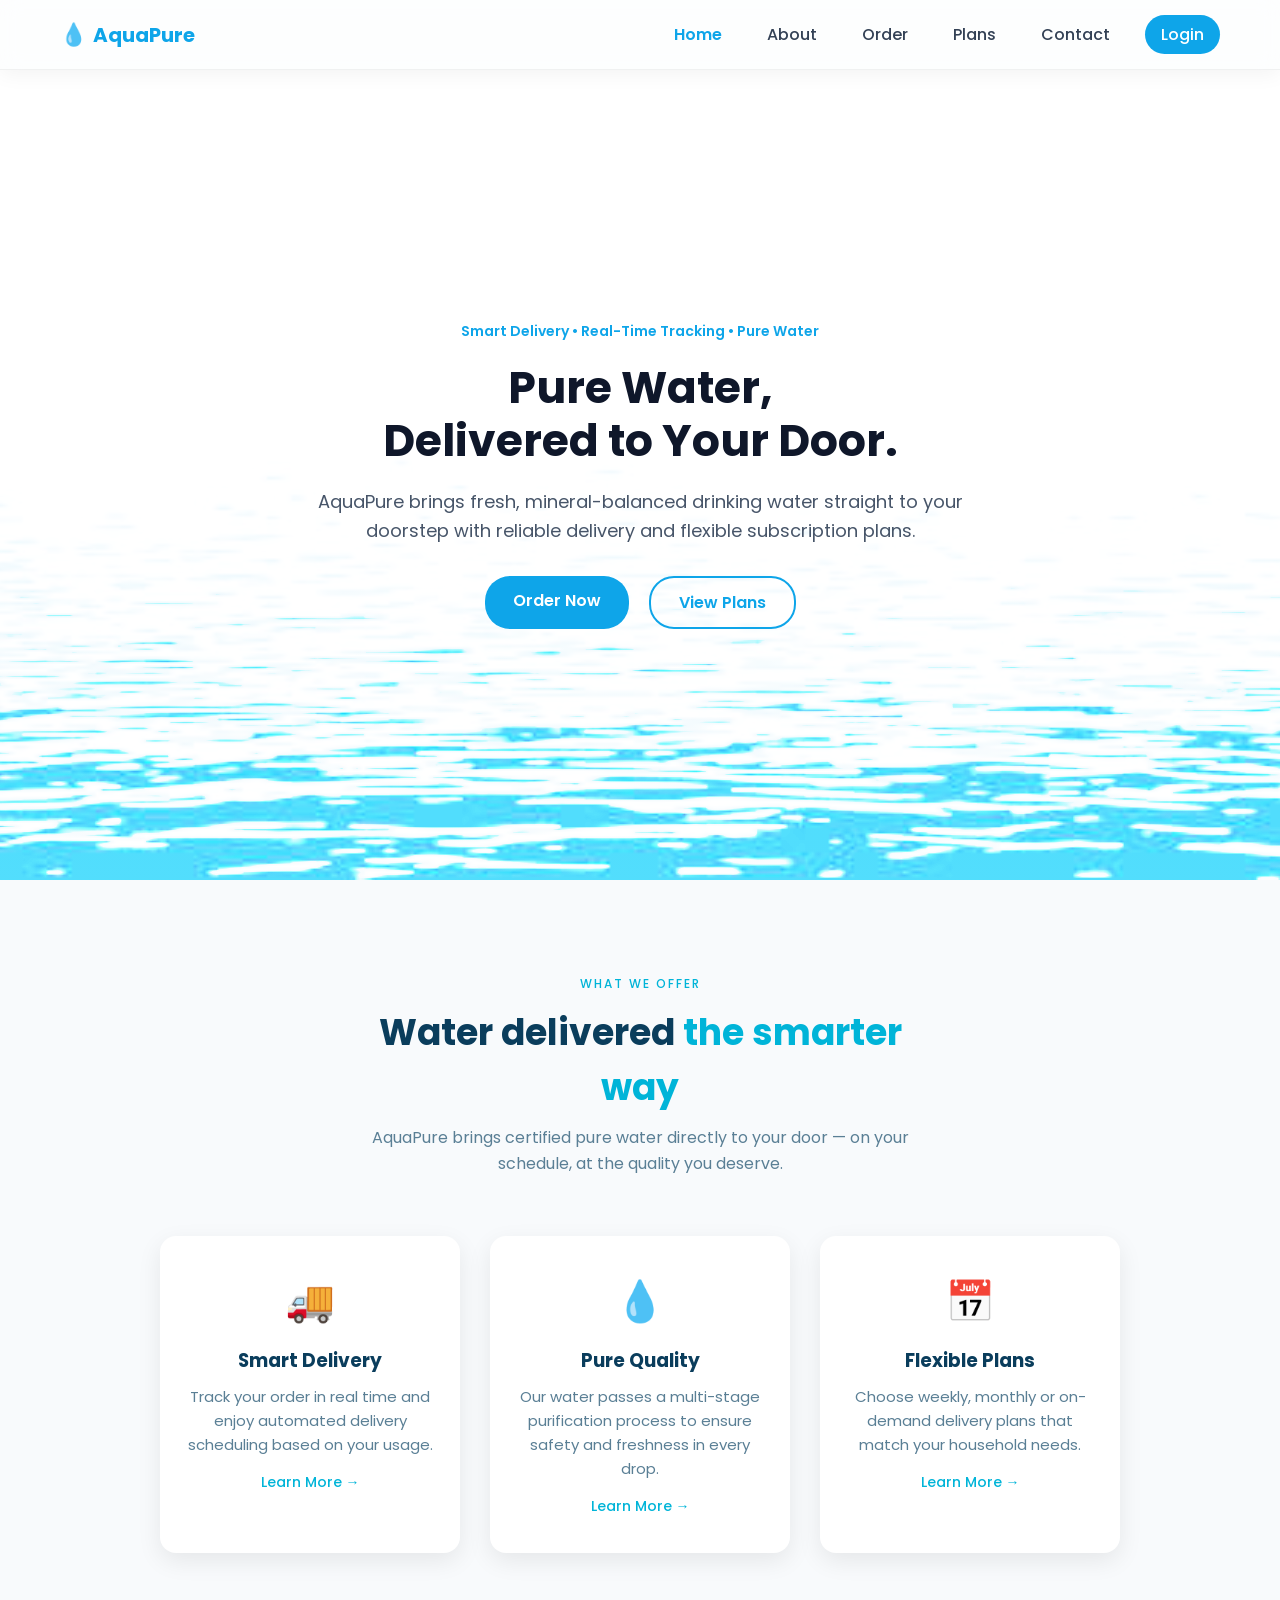
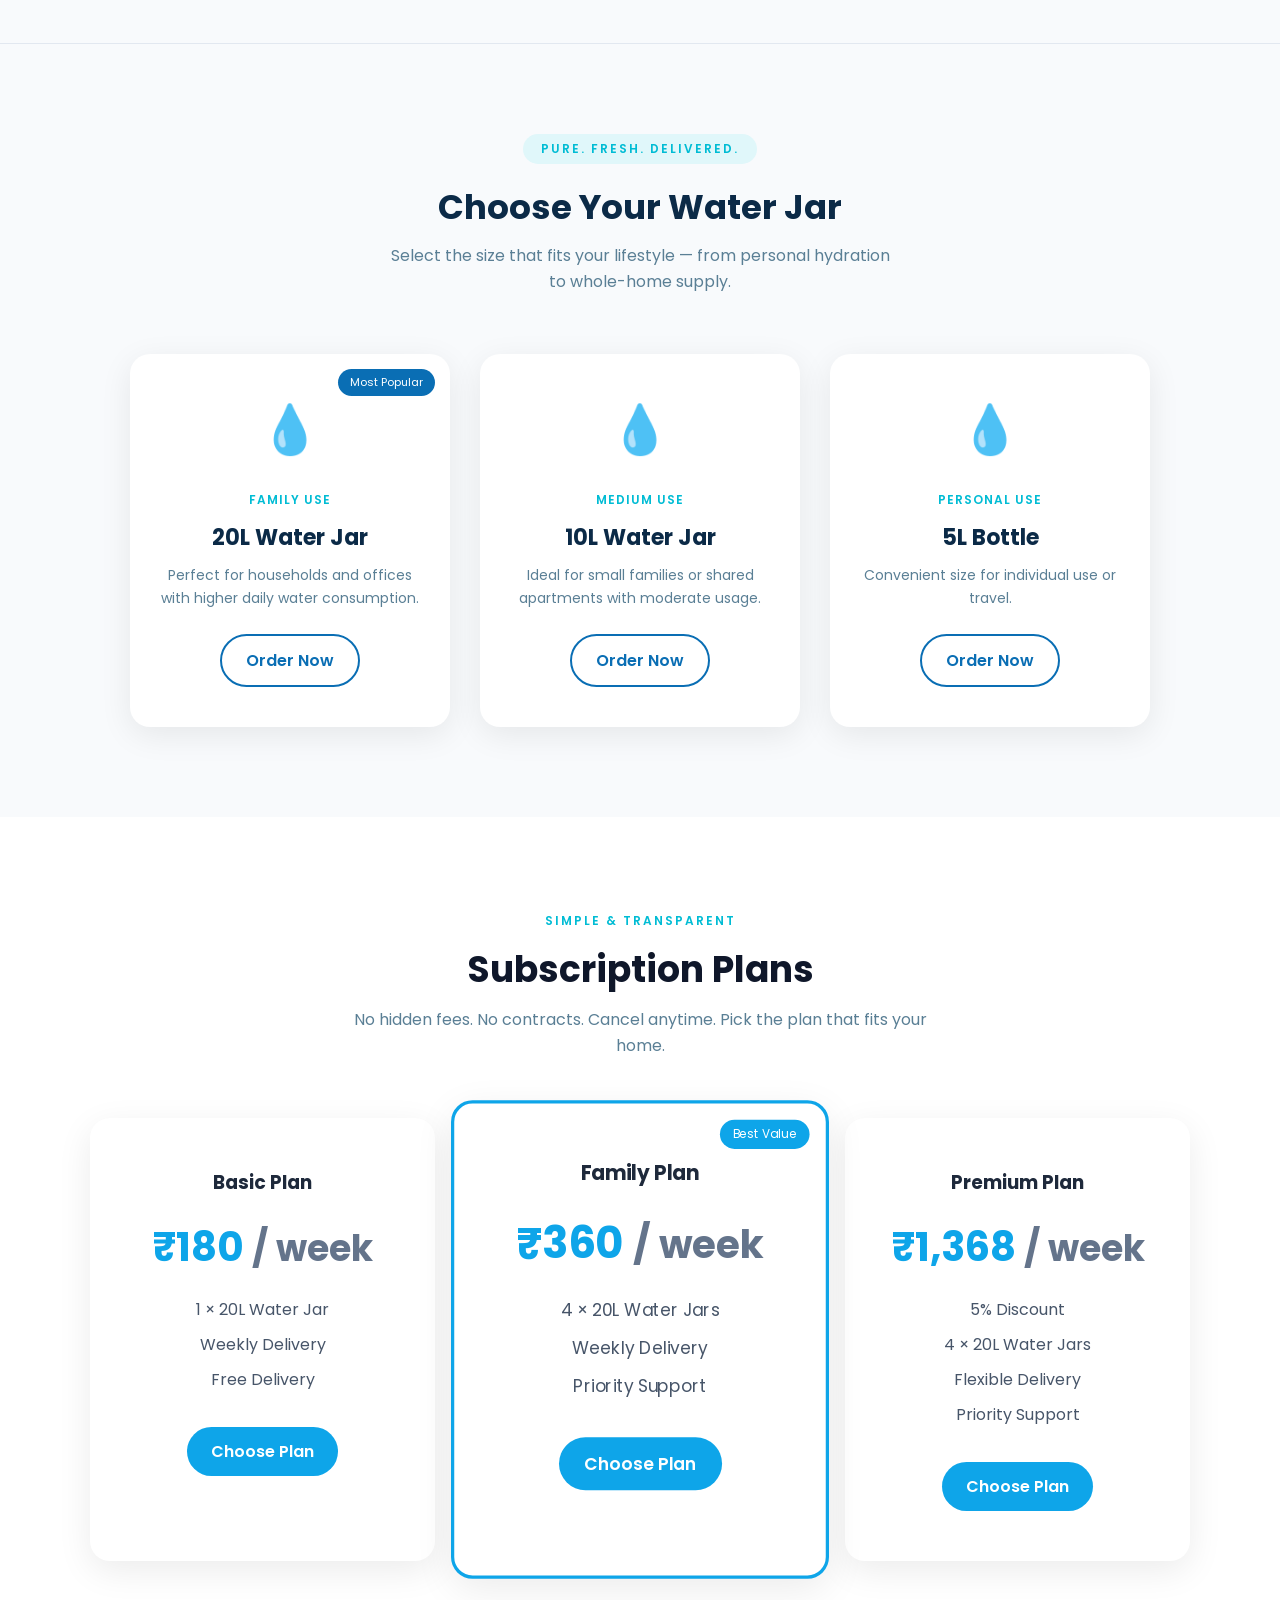
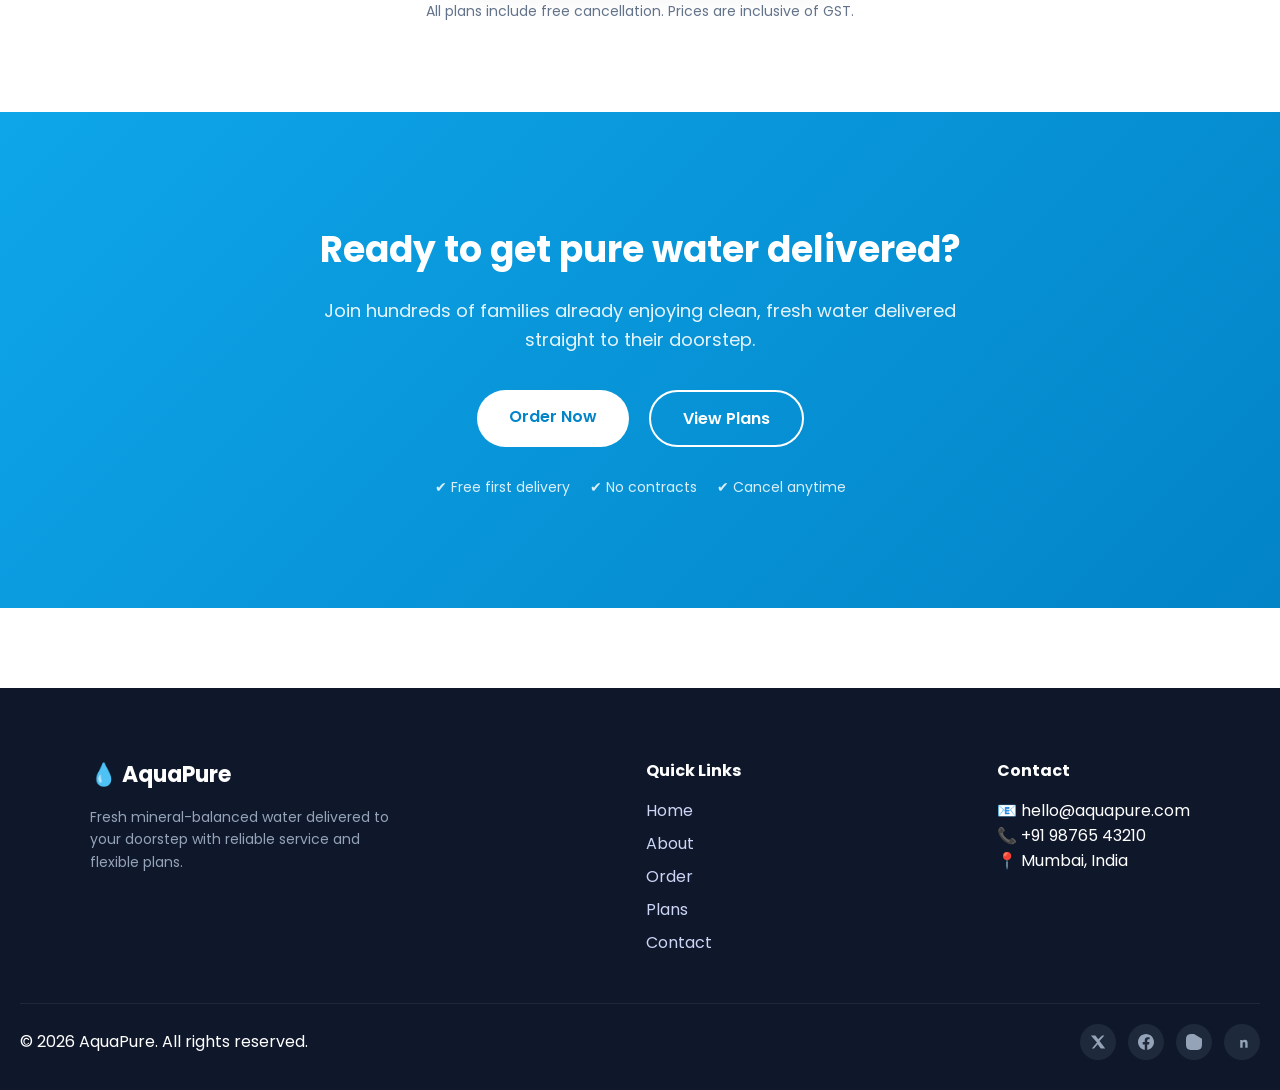
<file: index.html>
<!DOCTYPE html>
<html lang="en">
<head>
<meta charset="UTF-8">
<meta name="viewport" content="width=device-width, initial-scale=1.0">

<title>AquaPure - Smart Water Delivery</title>

<!-- Google Font -->
<link href="https://fonts.googleapis.com/css2?family=Poppins:wght@400;500;600;700&display=swap" rel="stylesheet">

<link rel="stylesheet" href="index.css">
</head>

<body>

<!-- HEADER / NAVBAR -->
<header class="site-header">
    <div class="nav-container">
        <a href="index.html" class="logo"><span class="logo-icon">💧</span><span class="logo-text">AquaPure</span></a>
        <nav class="primary-nav" id="primaryNav">
            <ul class="nav-list">
                <li><a href="index.html" class="nav-link nav-active">Home</a></li>
                <li><a href="about.html" class="nav-link">About</a></li>
                <li><a href="order.html" class="nav-link">Order</a></li>
                <li><a href="plans.html" class="nav-link">Plans</a></li>
                <li><a href="contact.html" class="nav-link">Contact</a></li>
                <li id="auth-nav-item"><a href="login.html" class="nav-link nav-cta">Login</a></li>
            </ul>
        </nav>
        <button class="hamburger" id="hamburgerBtn"><span></span><span></span><span></span></button>
    </div>
</header>

<!-- HERO SECTION -->

<section class="hero">

<div class="hero-content">

<p class="hero-badge">
Smart Delivery • Real-Time Tracking • Pure Water
</p>

<h1>
Pure Water,<br>
Delivered to Your Door.
</h1>

<p class="hero-text">
AquaPure brings fresh, mineral-balanced drinking water 
straight to your doorstep with reliable delivery and 
flexible subscription plans.
</p>

<div class="hero-buttons">

<a href="order.html" class="btn-primary">Order Now</a>

<a href="plans.html" class="btn-secondary">View Plans</a>

</div>

</div>
<div class="bubbles">
<span></span>
<span></span>
<span></span>
<span></span>
<span></span>
</div>

</section>

<!-- <-----hero section ---the end ----> 

<!-- SERVICES SECTION -->

<section class="services">
    

<div class="services-header">

<span class="section-label">What We Offer</span>

<h2 class="section-title">
Water delivered <span>the smarter way</span>
</h2>

<p class="section-subtitle">
AquaPure brings certified pure water directly to your door —
on your schedule, at the quality you deserve.
</p>

</div>


<div class="services-container">

<!-- Service 1 -->
<div class="service-card">

<div class="service-icon">🚚</div>

<h3>Smart Delivery</h3>

<p>
Track your order in real time and enjoy automated
delivery scheduling based on your usage.
</p>

<a href="#" class="service-link">Learn More →</a>

</div>


<!-- Service 2 -->
<div class="service-card">

<div class="service-icon">💧</div>

<h3>Pure Quality</h3>

<p>
Our water passes a multi-stage purification process
to ensure safety and freshness in every drop.
</p>

<a href="#" class="service-link">Learn More →</a>

</div>


<!-- Service 3 -->
<div class="service-card">

<div class="service-icon">📅</div>

<h3>Flexible Plans</h3>

<p>
Choose weekly, monthly or on-demand delivery plans
that match your household needs.
</p>

<a href="#" class="service-link">Learn More →</a>

</div>

</div>

</section>
<!-- <----------service section--the end--> 

<!-- WATER JAR OPTIONS SECTION -->

<section class="jar-section">

<div class="jar-section__inner">

<div class="jar-section__header">

<span class="jar-section__eyebrow">Pure. Fresh. Delivered.</span>

<h2 class="jar-section__title">Choose Your Water Jar</h2>

<p class="jar-section__subtitle">
Select the size that fits your lifestyle — from personal hydration to
whole-home supply.
</p>

</div>


<div class="jar-cards">

<!-- 20L Jar -->

<div class="jar-card jar-card--large">

<div class="jar-card__badge">Most Popular</div>

<div class="jar-card__icon-wrap">
<div class="jar-card__icon">💧</div>
</div>

<div class="jar-card__content">

<span class="jar-card__usage">Family Use</span>

<h3 class="jar-card__title">20L Water Jar</h3>

<p class="jar-card__description">
Perfect for households and offices with higher daily water consumption.
</p>

</div>

<div class="jar-card__footer">

<a href="order.html" class="jar-card__btn">Order Now</a>

</div>

</div>


<!-- 10L Jar -->

<div class="jar-card jar-card--medium">

<div class="jar-card__icon-wrap">
<div class="jar-card__icon">💧</div>
</div>

<div class="jar-card__content">

<span class="jar-card__usage">Medium Use</span>

<h3 class="jar-card__title">10L Water Jar</h3>

<p class="jar-card__description">
Ideal for small families or shared apartments with moderate usage.
</p>

</div>

<div class="jar-card__footer">

<a href="order.html" class="jar-card__btn">Order Now</a>

</div>

</div>


<!-- 5L Bottle -->

<div class="jar-card jar-card--small">

<div class="jar-card__icon-wrap">
<div class="jar-card__icon">💧</div>
</div>

<div class="jar-card__content">

<span class="jar-card__usage">Personal Use</span>

<h3 class="jar-card__title">5L Bottle</h3>

<p class="jar-card__description">
Convenient size for individual use or travel.
</p>

</div>

<div class="jar-card__footer">

<a href="order.html" class="jar-card__btn">Order Now</a>

</div>

</div>

</div>

</div>

</section>

<!-- WATER JAR OPTIONS END -->
 <!-- PLANS SECTION -->

<section class="plans">

<div class="plans-header">

<span class="plans-label">Simple & Transparent</span>

<h2 class="plans-title">Subscription Plans</h2>

<p class="plans-subtitle">
No hidden fees. No contracts. Cancel anytime.
Pick the plan that fits your home.
</p>

</div>


<div class="plans-container">

<!-- BASIC PLAN -->

<div class="plan-card">

<h3 class="plan-name">Basic Plan</h3>

<p class="plan-price">₹180 <span>/ week</span></p>

<ul class="plan-features">

<li>1 × 20L Water Jar</li>
<li>Weekly Delivery</li>
<li>Free Delivery</li>

</ul>

<!-- <a href="plans.html" class="plan-btn">Get Started</a> -->
 <!-- <a href="order.html?plan=weekly" class="plan-btn">Choose Plan</a> -->
  <a href="order.html?plan=weekly&jar=20L&qty=2" class="plan-btn">Choose Plan</a>

</div>


<!-- FAMILY PLAN -->

<div class="plan-card featured-plan">

<div class="plan-badge">Best Value</div>

<h3 class="plan-name">Family Plan</h3>

<p class="plan-price">₹360 <span>/ week</span></p>

<ul class="plan-features">

<li>4 × 20L Water Jars</li>
<li>Weekly Delivery</li>
<li>Priority Support</li>

</ul>

<!-- <a href="plans.html" class="plan-btn">Get Started</a> -->
 <!-- <a href="order.html?plan=weekly" class="plan-btn">Choose Plan</a> -->
  <a href="order.html?plan=weekly&jar=20L&qty=4" class="plan-btn">Choose Plan</a>

</div>


<!-- PREMIUM PLAN -->

<div class="plan-card">

<h3 class="plan-name">Premium Plan</h3>

<p class="plan-price">₹1,368 <span>/ week</span></p>

<ul class="plan-features">
<li>5% Discount</li>
<li>4 × 20L Water Jars</li>
<li>Flexible Delivery</li>
<li>Priority Support</li>

</ul>

<!-- <a href="plans.html" class="plan-btn">Get Started</a> -->
 <!-- <a href="order.html?plan=monthly" class="plan-btn">Choose Plan</a> -->
  <a href="order.html?plan=monthly&jar=20L&qty=16" class="plan-btn">Choose Plan</a>

</div>

</div>

<p class="plans-note">
All plans include free cancellation. Prices are inclusive of GST.
</p>

</section>

<!-- PLANS SECTION END -->
<!-- CTA SECTION -->

<section class="cta">

<div class="cta-content">

<h2 class="cta-title">
Ready to get pure water delivered?
</h2>

<p class="cta-text">
Join hundreds of families already enjoying clean,
fresh water delivered straight to their doorstep.
</p>

<div class="cta-buttons">

<a href="order.html" class="cta-primary">
Order Now
</a>

<a href="plans.html" class="cta-secondary">
View Plans
</a>

</div>

<div class="cta-trust">

<span>✔ Free first delivery</span>
<span>✔ No contracts</span>
<span>✔ Cancel anytime</span>

</div>

</div>

</section>

<!-- CTA SECTION END -->

<!-- FOOTER -->

<footer class="footer">

<div class="footer-container">

<!-- Brand -->
<div class="footer-col">

<h3 class="footer-logo">💧 AquaPure</h3>

<p class="footer-desc">
Fresh mineral-balanced water delivered to your doorstep
with reliable service and flexible plans.
</p>

</div>


<!-- Links -->
<div class="footer-col">

<h4 class="footer-title">Quick Links</h4>

<ul class="footer-links">

<li><a href="index.html">Home</a></li>
<li><a href="about.html">About</a></li>
<li><a href="order.html">Order</a></li>
<li><a href="plans.html">Plans</a></li>
<li><a href="contact.html">Contact</a></li>

</ul>

</div>


<!-- Contact -->
<div class="footer-col">

<h4 class="footer-title">Contact</h4>

<p>📧 hello@aquapure.com</p>
<p>📞 +91 98765 43210</p>
<p>📍 Mumbai, India</p>

</div>

</div>


<!-- Bottom -->
<div class="footer-bottom">

<p>© 2026 AquaPure. All rights reserved.</p>

<div class="footer-socials">

<a href="#" class="social-btn">
<svg viewBox="0 0 24 24"><path d="M18.244 2.25h3.308l-7.227 8.26 8.502 11.24H16.17l-4.714-6.231-5.401 6.231H2.746l7.73-8.835L1.254 2.25H8.08l4.253 5.622 5.911-5.622z"/></svg>
</a>

<a href="#" class="social-btn">
<svg viewBox="0 0 24 24"><path d="M24 12.073C24 5.405 18.627 0 12 0S0 5.405 0 12.073C0 18.1 4.388 23.094 10.125 24v-8.437H7.078v-3.49h3.047V9.41c0-3.025 1.792-4.697 4.533-4.697 1.312 0 2.686.235 2.686.235v2.97h-1.513c-1.491 0-1.956.93-1.956 1.886v2.269h3.328l-.532 3.49h-2.796V24C19.612 23.094 24 18.1 24 12.073z"/></svg>
</a>

<a href="#" class="social-btn">
<svg viewBox="0 0 24 24"><path d="M12 0C8.74 0 8.333.015 7.053.072 5.775.132 4.905.333 4.14.63c-.789.306-1.459.717-2.126 1.384S.935 3.35.63 4.14C.333 4.905.131 5.775.072 7.053.012 8.333 0 8.74 0 12c0 3.259.014 3.668.072 4.948.059 1.277.261 2.148.558 2.913.306.788.717 1.459 1.384 2.126.667.666 1.336 1.079 2.126 1.384.766.296 1.636.499 2.913.558C8.333 23.988 8.74 24 12 24s3.667-.014 4.947-.072c1.277-.059 2.148-.262 2.913-.558.788-.306 1.459-.718 2.126-1.384.666-.667 1.079-1.335 1.384-2.126.296-.765.499-1.636.558-2.913.06-1.28.072-1.687.072-4.947s-.015-3.667-.072-4.947z"/></svg>
</a>

<a href="#" class="social-btn">
<svg viewBox="0 0 24 24"><path d="M20.447 20.452h-3.554v-5.569c0-1.328-.027-3.037-1.852-3.037-1.853 0-2.136 1.445-2.136 2.939v5.667H9.351V9h3.414v1.561h.046c.477-.9 1.637-1.85 3.37-1.85 3.601 0 4.267 2.37 4.267 5.455v6.286z"/></svg>
</a>

</div>

</div>

</footer>

<!-- <-----footer--the-end--> 
<script src="auth.js"></script>
<script src="index.js"></script>

</body>
</html>
</file>
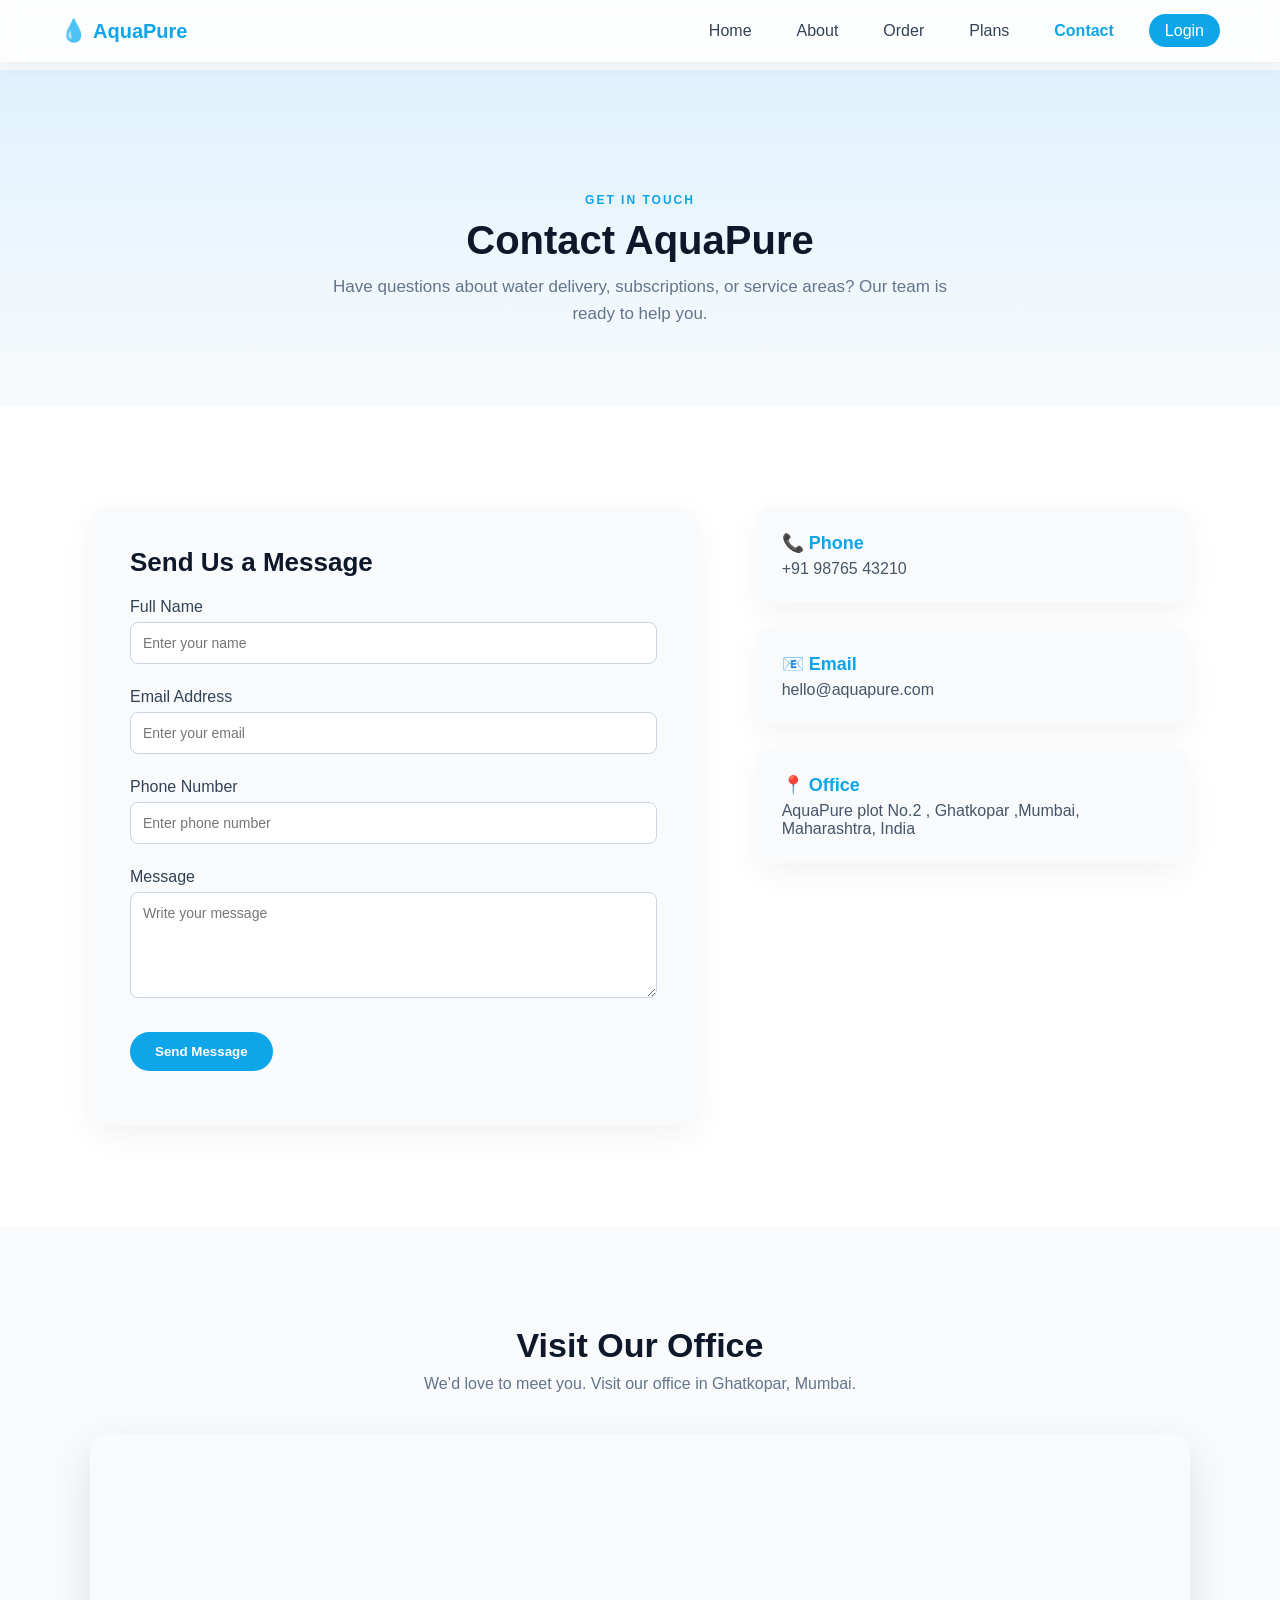
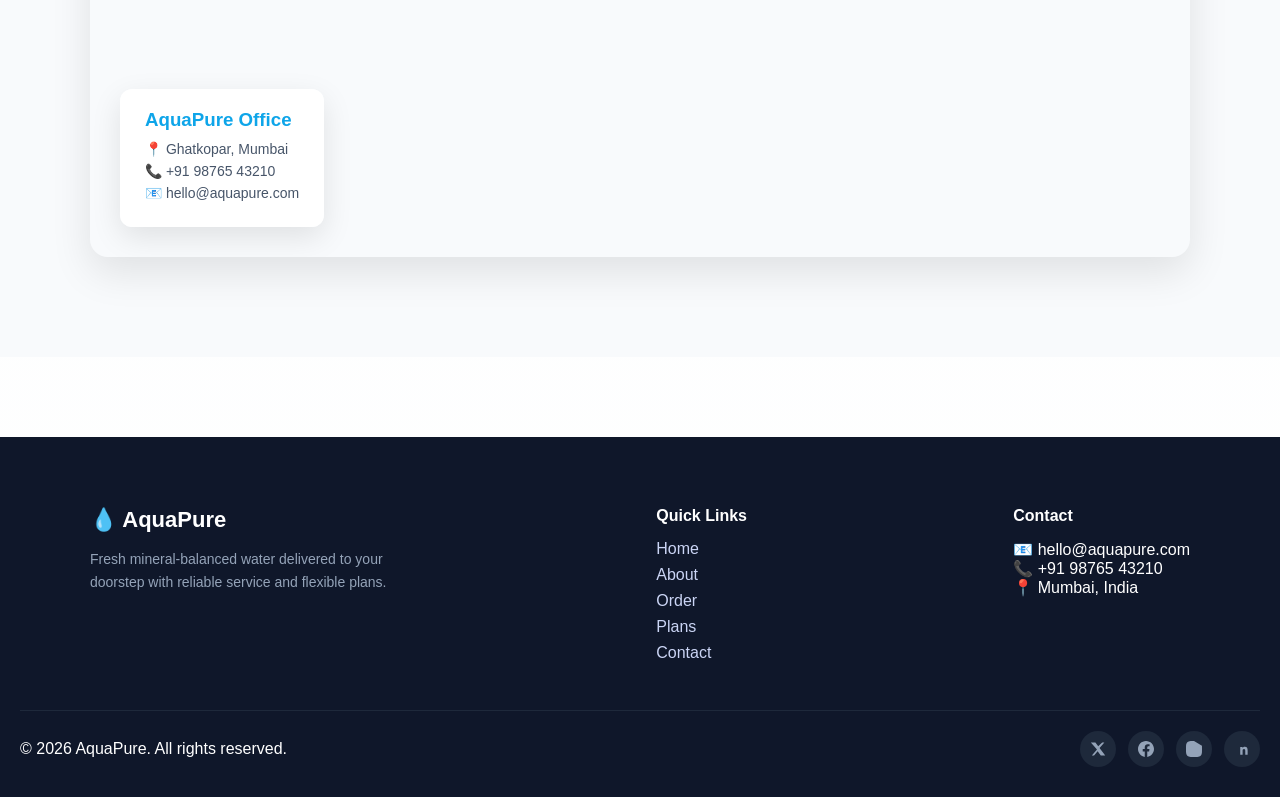
<file: contact.html>
<!DOCTYPE html>
<html lang="en">
<head>
    <meta charset="UTF-8">
    <meta name="viewport" content="width=device-width, initial-scale=1.0">
    <title>Contact</title>
    <link rel="stylesheet" href="contact.css">
</head>
<body>
    <!-- HEADER / NAVBAR -->

<header class="site-header">
    <div class="nav-container">
        <a href="index.html" class="logo"><span class="logo-icon">💧</span><span class="logo-text">AquaPure</span></a>
        <nav class="primary-nav" id="primaryNav">
            <ul class="nav-list">
                <li><a href="index.html" class="nav-link">Home</a></li>
                <li><a href="about.html" class="nav-link">About</a></li>
                <li><a href="order.html" class="nav-link">Order</a></li>
                <li><a href="plans.html" class="nav-link">Plans</a></li>
                <li><a href="contact.html" class="nav-link nav-active">Contact</a></li>
                <li id="auth-nav-item"><a href="login.html" class="nav-link nav-cta">Login</a></li>
            </ul>
        </nav>
        <button class="hamburger" id="hamburgerBtn"><span></span><span></span><span></span></button>
    </div>
</header>

<!-- navbar ka the end  -->

<!-- CONTACT HERO -->

<section class="contact-hero">

<div class="contact-hero-content">

<span class="contact-label">Get in Touch</span>

<h1 class="contact-title">
Contact AquaPure
</h1>

<p class="contact-description">
Have questions about water delivery, subscriptions,
or service areas? Our team is ready to help you.
</p>

</div>

</section>
<!-- <contact hero ka end -- -->

<!-- CONTACT SECTION -->
<!-- CONTACT SECTION -->

<section class="contact-section">

<div class="contact-container">

<!-- CONTACT FORM -->

<div class="contact-form">

<h2 class="form-title">Send Us a Message</h2>

<form id="contactForm">

<div class="form-group">
<label for="name">Full Name</label>
<input type="text" id="name" placeholder="Enter your name">
<small class="error-msg"></small>
</div>

<div class="form-group">
<label for="email">Email Address</label>
<input type="email" id="email" placeholder="Enter your email">
<small class="error-msg"></small>
</div>

<div class="form-group">
<label for="phone">Phone Number</label>
<input type="tel" id="phone" placeholder="Enter phone number">
<small class="error-msg"></small>
</div>

<div class="form-group">
<label for="message">Message</label>
<textarea id="message" rows="5" placeholder="Write your message"></textarea>
<small class="error-msg"></small>
</div>

<button type="submit" class="contact-btn">
Send Message
</button>

<p id="formSuccess" class="form-success"></p>

</form>

</div>


<!-- CONTACT INFO -->

<div class="contact-info">

<div class="info-card">
<h3>📞 Phone</h3>
<p>+91 98765 43210</p>
</div>

<div class="info-card">
<h3>📧 Email</h3>
<p>hello@aquapure.com</p>
</div>

<div class="info-card">
<h3>📍 Office</h3>
<p>AquaPure plot No.2 , Ghatkopar ,Mumbai, Maharashtra, India</p>
</div>

</div>

</div>

</section>



<!-- CONTACT SECTION END -->

<!-- SUCCESS POPUP -->

<div class="popup-overlay" id="popupOverlay">

<div class="popup-box">

<h3>✅ Message Sent</h3>

<p>
Thank you for contacting AquaPure.
Our team will reach out to you soon.
</p>

<button id="popupClose" class="popup-btn">
Close
</button>

</div>

</div>

<!-- pop up end ---  -->

<!-- MAP SECTION -->

<!-- MAP SECTION -->

<section class="map-section">

<div class="map-container">

<h2 class="map-title">Visit Our Office</h2>

<p class="map-subtitle">
We’d love to meet you. Visit our office in Ghatkopar, Mumbai.
</p>

<div class="map-wrapper">

<!-- GOOGLE MAP -->

<iframe
src="https://www.google.com/maps?q=Ghatkopar,Mumbai,India&output=embed"
loading="lazy">
</iframe>

<!-- LOCATION CARD -->

<div class="map-card">

<h3>AquaPure Office</h3>

<p>📍 Ghatkopar, Mumbai</p>

<p>📞 +91 98765 43210</p>

<p>📧 hello@aquapure.com</p>

</div>

</div>

</div>

</section>

<!-- map end -----    -->

<!-- FOOTER -->

<footer class="footer">

<div class="footer-container">

<!-- Brand -->
<div class="footer-col">

<h3 class="footer-logo">💧 AquaPure</h3>

<p class="footer-desc">
Fresh mineral-balanced water delivered to your doorstep
with reliable service and flexible plans.
</p>

</div>


<!-- Links -->
<div class="footer-col">

<h4 class="footer-title">Quick Links</h4>

<ul class="footer-links">

<li><a href="index.html">Home</a></li>
<li><a href="about.html">About</a></li>
<li><a href="order.html">Order</a></li>
<li><a href="plans.html">Plans</a></li>
<li><a href="contact.html">Contact</a></li>

</ul>

</div>


<!-- Contact -->
<div class="footer-col">

<h4 class="footer-title">Contact</h4>

<p>📧 hello@aquapure.com</p>
<p>📞 +91 98765 43210</p>
<p>📍 Mumbai, India</p>

</div>

</div>


<!-- Bottom -->
<div class="footer-bottom">

<p>© 2026 AquaPure. All rights reserved.</p>

<div class="footer-socials">

<a href="#" class="social-btn">
<svg viewBox="0 0 24 24">
<path d="M18.244 2.25h3.308l-7.227 8.26 8.502 11.24H16.17l-4.714-6.231-5.401 6.231H2.746l7.73-8.835L1.254 2.25H8.08l4.253 5.622 5.911-5.622z"/>
</svg>
</a>

<a href="#" class="social-btn">
<svg viewBox="0 0 24 24">
<path d="M24 12.073C24 5.405 18.627 0 12 0S0 5.405 0 12.073C0 18.1 4.388 23.094 10.125 24v-8.437H7.078v-3.49h3.047V9.41c0-3.025 1.792-4.697 4.533-4.697 1.312 0 2.686.235 2.686.235v2.97h-1.513c-1.491 0-1.956.93-1.956 1.886v2.269h3.328l-.532 3.49h-2.796V24C19.612 23.094 24 18.1 24 12.073z"/>
</svg>
</a>

<a href="#" class="social-btn">
<svg viewBox="0 0 24 24">
<path d="M12 0C8.74 0 8.333.015 7.053.072 5.775.132 4.905.333 4.14.63c-.789.306-1.459.717-2.126 1.384S.935 3.35.63 4.14C.333 4.905.131 5.775.072 7.053.012 8.333 0 8.74 0 12c0 3.259.014 3.668.072 4.948.059 1.277.261 2.148.558 2.913.306.788.717 1.459 1.384 2.126.667.666 1.336 1.079 2.126 1.384.766.296 1.636.499 2.913.558C8.333 23.988 8.74 24 12 24s3.667-.014 4.947-.072c1.277-.059 2.148-.262 2.913-.558.788-.306 1.459-.718 2.126-1.384.666-.667 1.079-1.335 1.384-2.126.296-.765.499-1.636.558-2.913.06-1.28.072-1.687.072-4.947s-.015-3.667-.072-4.947z"/>
</svg>
</a>

<a href="#" class="social-btn">
<svg viewBox="0 0 24 24">
<path d="M20.447 20.452h-3.554v-5.569c0-1.328-.027-3.037-1.852-3.037-1.853 0-2.136 1.445-2.136 2.939v5.667H9.351V9h3.414v1.561h.046c.477-.9 1.637-1.85 3.37-1.85 3.601 0 4.267 2.37 4.267 5.455v6.286z"/>
</svg>
</a>

</div>

</div>

</footer>

<script src="auth.js"></script>
  <script src="contact.js"></script>
</body>
</html>
</file>
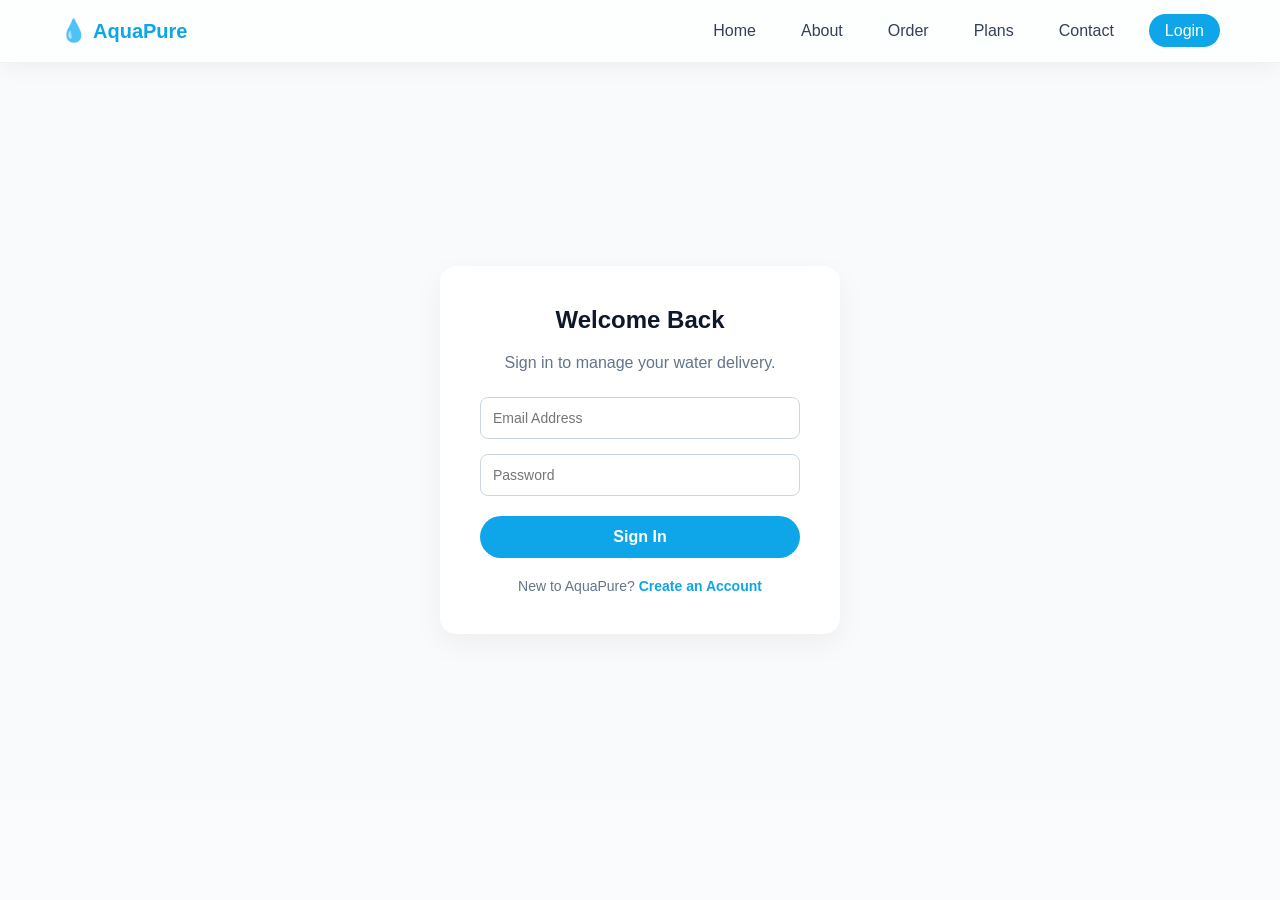
<file: login.html>
<!DOCTYPE html>
<html lang="en">
<head>
    <meta charset="UTF-8">
    <meta name="viewport" content="width=device-width, initial-scale=1.0">
    <title>Login - AquaPure</title>
    <link rel="stylesheet" href="order.css">
    <style>
        .auth-section { padding: 120px 20px 80px; background: #f8fafc; min-height: 80vh; display: flex; justify-content: center; align-items: center; }
        .auth-card { background: white; padding: 40px; border-radius: 16px; box-shadow: 0 10px 30px rgba(0,0,0,0.05); width: 100%; max-width: 400px; }
        .auth-card h2 { color: #0f172a; margin-bottom: 20px; text-align: center; }
        .auth-card p { text-align: center; color: #64748b; margin-bottom: 25px; }
        .auth-card input { width: 100%; padding: 12px; margin-bottom: 15px; border-radius: 8px; border: 1px solid #cbd5e1; font-family: 'Poppins', sans-serif; font-size: 14px;}
        .auth-card input:focus { outline: none; border-color: #0ea5e9; }
        .auth-btn { width: 100%; padding: 12px; background: #0ea5e9; color: white; border: none; border-radius: 25px; font-weight: 600; cursor: pointer; transition: 0.3s; font-size: 16px;}
        .auth-btn:hover { background: #0284c7; }
        .auth-link { text-align: center; margin-top: 20px; display: block; font-size: 14px; color: #64748b; text-decoration: none; }
        .auth-link span { color: #0ea5e9; font-weight: 600; }
        #loginError { color: #ef4444; font-size: 13px; text-align: center; margin-top: -5px; margin-bottom: 10px; }
    </style>
</head>
<body>

<header class="site-header">
    <div class="nav-container">
        <a href="index.html" class="logo"><span class="logo-icon">💧</span><span class="logo-text">AquaPure</span></a>
        <nav class="primary-nav" id="primaryNav">
            <ul class="nav-list">
                <li><a href="index.html" class="nav-link">Home</a></li>
                <li><a href="about.html" class="nav-link">About</a></li>
                <li><a href="order.html" class="nav-link">Order</a></li>
                <li><a href="plans.html" class="nav-link">Plans</a></li>
                <li><a href="contact.html" class="nav-link">Contact</a></li>
                <li id="auth-nav-item"><a href="login.html" class="nav-link nav-active">Login</a></li>
            </ul>
        </nav>
    </div>
</header>

<section class="auth-section">
    <div class="auth-card">
        <h2>Welcome Back</h2>
        <p>Sign in to manage your water delivery.</p>
        
        <form id="loginForm">
            <input type="email" id="loginEmail" placeholder="Email Address" required>
            <input type="password" id="loginPassword" placeholder="Password" required>
            
            <p id="loginError"></p>
            <button type="submit" class="auth-btn">Sign In</button>
        </form>
        
        <a href="signup.html" class="auth-link">New to AquaPure? <span>Create an Account</span></a>
    </div>
</section>
<script src="auth.js"></script>
<script src="auth.js"></script>
</body>
</html>
</file>
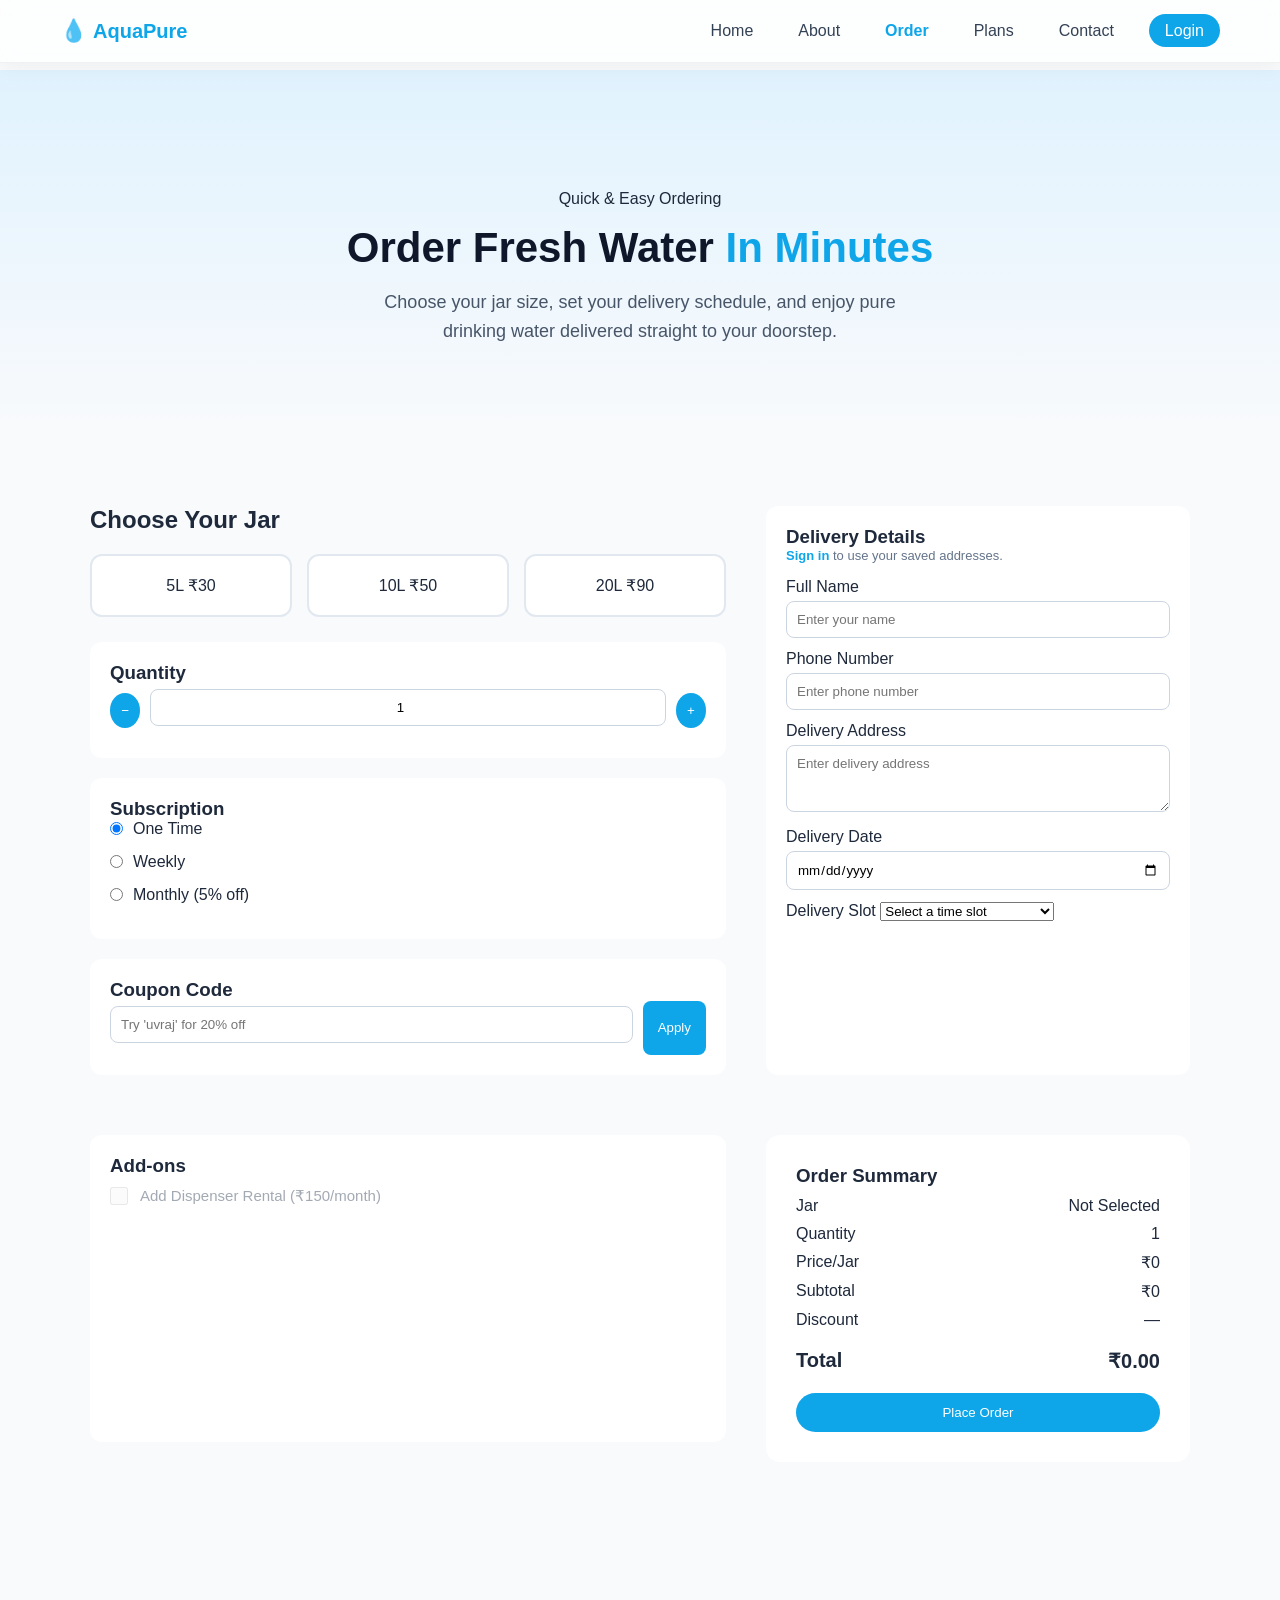
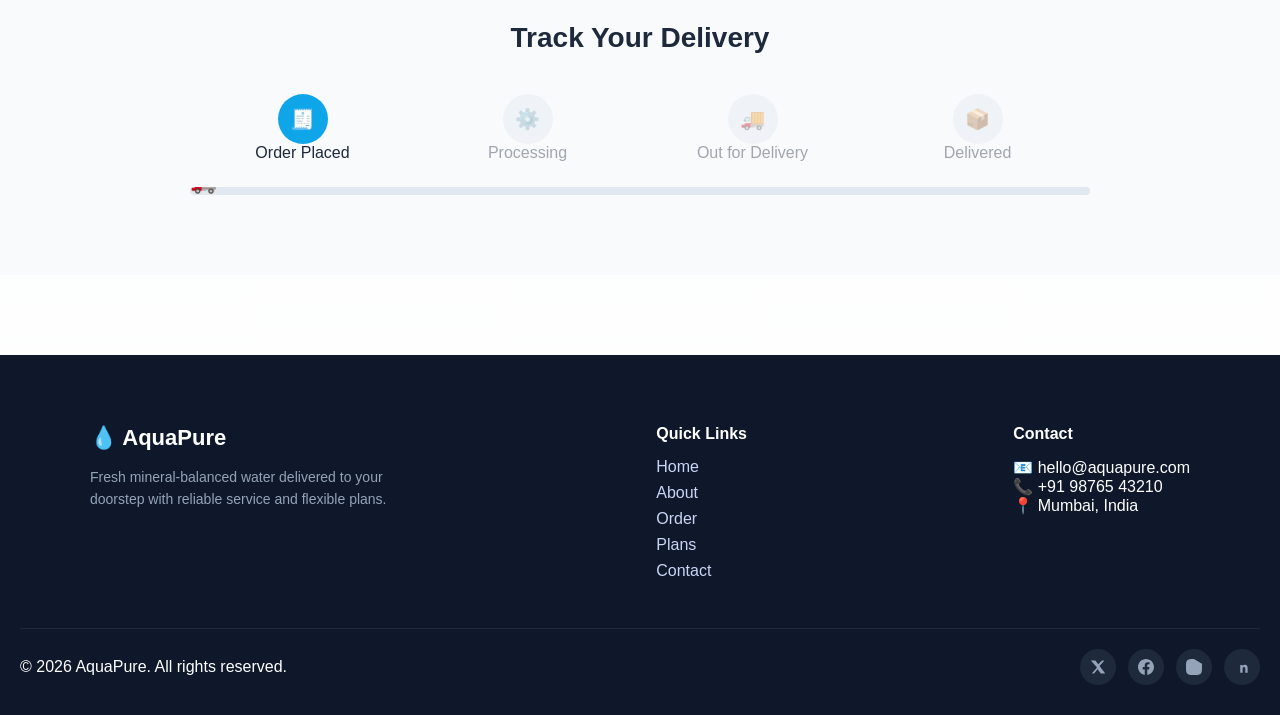
<file: order.html>
<!DOCTYPE html>
<html lang="en">
<head>
    <meta charset="UTF-8">
    <meta name="viewport" content="width=device-width, initial-scale=1.0">
    <title>order</title>
    <link rel="stylesheet" href="order.css">
</head>
<body>
    <!-- HEADER / NAVBAR -->

<header class="site-header">
    <div class="nav-container">
        <a href="index.html" class="logo"><span class="logo-icon">💧</span><span class="logo-text">AquaPure</span></a>
        <nav class="primary-nav" id="primaryNav">
            <ul class="nav-list">
                <li><a href="index.html" class="nav-link">Home</a></li>
                <li><a href="about.html" class="nav-link">About</a></li>
                <li><a href="order.html" class="nav-link nav-active">Order</a></li>
                <li><a href="plans.html" class="nav-link">Plans</a></li>
                <li><a href="contact.html" class="nav-link">Contact</a></li>
                <li id="auth-nav-item"><a href="login.html" class="nav-link nav-cta">Login</a></li>
            </ul>
        </nav>
        <button class="hamburger" id="hamburgerBtn"><span></span><span></span><span></span></button>
    </div>
</header>

<!-- the end of navbar  -->
 <!-- ORDER HERO -->

<section class="order-hero">

<div class="order-hero-content">

<span class="section-label">Quick & Easy Ordering</span>

<h1 class="order-hero-title">
Order Fresh Water <span>In Minutes</span>
</h1>

<p class="order-hero-text">
Choose your jar size, set your delivery schedule,
and enjoy pure drinking water delivered straight
to your doorstep.
</p>

</div>

</section>
<!-- hero end  -->

<section class="order-section">

<div class="order-layout">

<div class="order-left">

<h2 class="section-title">Choose Your Jar</h2>

<div class="jar-grid">

<!-- <div class="jar-card" data-size="5L" data-price="0">
<span class="jar-size">5L</span>
<span class="jar-price">Free</span>
</div> -->

<div class="jar-card" data-size="5L" data-price="30">

<span class="jar-size">5L</span>

<span class="jar-price">₹30</span>

</div>

<div class="jar-card" data-size="10L" data-price="50">
<span class="jar-size">10L</span>
<span class="jar-price">₹50</span>
</div>

<div class="jar-card" data-size="20L" data-price="90">
<span class="jar-size">20L</span>
<span class="jar-price">₹90</span>
</div>

</div>

<!-- Quantity -->

<div class="order-card">

<h3>Quantity</h3>

<div class="qty-control">

<button id="qty-dec">−</button>
<input type="number" id="quantity" value="1" min="1">
<button id="qty-inc">+</button>

</div>

</div>

<!-- Subscription -->

<div class="order-card">
    <h3>Subscription</h3>

    <label class="radio">
        <input type="radio" name="subscription" value="onetime" checked>
        One Time
    </label>

    <label class="radio">
        <input type="radio" name="subscription" value="weekly">
        Weekly
    </label>

    <label class="radio">
        <input type="radio" name="subscription" value="monthly">
        Monthly (5% off)
    </label>
</div>

<!-- Coupon -->

<div class="order-card">

<h3>Coupon Code</h3>

<div class="coupon-box">

<input type="text" id="coupon-input" placeholder="Try 'uvraj' for 20% off">

<button id="apply-coupon">Apply</button>

</div>

<p id="coupon-msg"></p>

</div>

</div>

<!-- CUSTOMER DETAILS -->

<!-- <div class="order-card">

<h3>Customer Details</h3>

<label>Full Name</label>
<input type="text" id="cust-name" placeholder="Enter your name">

<label>Phone Number</label>
<input type="tel" id="cust-phone" placeholder="Enter phone number">

<label>Delivery Address</label>
<textarea id="cust-address" rows="3" placeholder="Enter delivery address"></textarea>

<label>Delivery Date</label>
<input type="date" id="delivery-date">

</div> -->

<div class="order-card">
    <h3>Delivery Details</h3>

    <div id="guest-checkout-form">
        <p style="font-size: 13px; color: #64748b; margin-bottom: 15px;">
            <a href="login.html" style="color: #0ea5e9; font-weight: 600; text-decoration: none;">Sign in</a> to use your saved addresses.
        </p>

        <label for="cust-name">Full Name</label>
        <input type="text" id="cust-name" placeholder="Enter your name">

        <label for="cust-phone">Phone Number</label>
        <input type="tel" id="cust-phone" placeholder="Enter phone number">

        <label for="cust-address">Delivery Address</label>
        <textarea id="cust-address" rows="3" placeholder="Enter delivery address"></textarea>
    </div>

    <div id="logged-in-address-card" style="display: none; background: #f8fafc; padding: 15px; border-radius: 12px; border: 1px solid #e2e8f0; margin-bottom: 15px;">
        <div style="display: flex; justify-content: space-between; align-items: center; margin-bottom: 10px;">
            <strong style="color: #0f172a;" id="saved-name-display">Your Name</strong>
            <button id="edit-address-btn" style="background: none; border: none; color: #0ea5e9; cursor: pointer; font-weight: 600; font-size: 14px;">Edit Address</button>
        </div>
        <p style="font-size: 14px; color: #475569; margin-bottom: 5px;" id="saved-address-display">Saved Address...</p>
        <p style="font-size: 14px; color: #475569; margin-bottom: 0;">📞 <span id="saved-phone-display">Saved Phone</span></p>
    </div>

    <label for="delivery-date">Delivery Date</label>
    <input type="date" id="delivery-date">

    <label for="delivery-slot">Delivery Slot</label>
    <select id="delivery-slot">
        <option value="">Select a time slot</option>
        <option value="Morning (8 AM - 12 PM)">Morning (8 AM - 12 PM)</option>
        <option value="Afternoon (12 PM - 4 PM)">Afternoon (12 PM - 4 PM)</option>
        <option value="Evening (4 PM - 8 PM)">Evening (4 PM - 8 PM)</option>
    </select>
</div>

<!-- <div class="order-card">
    <h3>Add-ons</h3>
    <label class="checkbox" for="dispenser-rental" style="display: flex; align-items: center; gap: 10px; cursor: pointer;">
        <input type="checkbox" id="dispenser-rental" value="150">
        <span>Add Dispenser Rental (₹150/month)</span>
    </label>
</div> -->

<div class="order-card">
    <h3>Add-ons</h3>
    <label class="checkbox-wrapper" for="dispenser-rental">
        <input type="checkbox" id="dispenser-rental" value="150">
        <span class="checkbox-text">Add Dispenser Rental (₹150/month)</span>
    </label>
</div>

<!-- SUMMARY -->

<div class="order-summary">

<h3>Order Summary</h3>

<div class="summary-row">
<span>Jar</span>
<span id="sum-jar">Not Selected</span>
</div>

<div class="summary-row">
<span>Quantity</span>
<span id="sum-qty">1</span>
</div>

<div class="summary-row">
<span>Price/Jar</span>
<span id="sum-price">₹0</span>
</div>

<div class="summary-row">
<span>Subtotal</span>
<span id="sum-subtotal">₹0</span>
</div>

<div class="summary-row">
<span>Discount</span>
<span id="sum-discount">—</span>
</div>

<div class="summary-total">
<span>Total</span>
<span id="sum-total">₹0</span>
</div>

<button class="place-order">
Place Order
</button>

</div>

</div>

</section>

<!-- DELIVERY TRACKING -->

<section class="tracking-section">

<h2 class="tracking-title">Track Your Delivery</h2>

<div class="tracking-container">

<div class="tracking-steps">

<div class="tracking-step active" id="step1">
<div class="step-icon">🧾</div>
<p>Order Placed</p>
</div>

<div class="tracking-step" id="step2">
<div class="step-icon">⚙️</div>
<p>Processing</p>
</div>

<div class="tracking-step" id="step3">
<div class="step-icon">🚚</div>
<p>Out for Delivery</p>
</div>

<div class="tracking-step" id="step4">
<div class="step-icon">📦</div>
<p>Delivered</p>
</div>

</div>

<!-- <div class="progress-bar">
<div class="progress" id="progress-bar"></div>
</div> -->

<div class="progress-bar">

<div class="progress" id="progress-bar"></div>

<div class="truck" id="delivery-truck">🚚</div>

</div>

</div>

</section>

<!-- FOOTER -->

<footer class="footer">

<div class="footer-container">

<!-- Brand -->
<div class="footer-col">

<h3 class="footer-logo">💧 AquaPure</h3>

<p class="footer-desc">
Fresh mineral-balanced water delivered to your doorstep
with reliable service and flexible plans.
</p>

</div>


<!-- Links -->
<div class="footer-col">

<h4 class="footer-title">Quick Links</h4>

<ul class="footer-links">

<li><a href="index.html">Home</a></li>
<li><a href="about.html">About</a></li>
<li><a href="order.html">Order</a></li>
<li><a href="plans.html">Plans</a></li>
<li><a href="contact.html">Contact</a></li>

</ul>

</div>


<!-- Contact -->
<div class="footer-col">

<h4 class="footer-title">Contact</h4>

<p>📧 hello@aquapure.com</p>
<p>📞 +91 98765 43210</p>
<p>📍 Mumbai, India</p>

</div>

</div>


<!-- Bottom -->
<div class="footer-bottom">

<p>© 2026 AquaPure. All rights reserved.</p>

<div class="footer-socials">

<a href="#" class="social-btn">
<svg viewBox="0 0 24 24">
<path d="M18.244 2.25h3.308l-7.227 8.26 8.502 11.24H16.17l-4.714-6.231-5.401 6.231H2.746l7.73-8.835L1.254 2.25H8.08l4.253 5.622 5.911-5.622z"/>
</svg>
</a>

<a href="#" class="social-btn">
<svg viewBox="0 0 24 24">
<path d="M24 12.073C24 5.405 18.627 0 12 0S0 5.405 0 12.073C0 18.1 4.388 23.094 10.125 24v-8.437H7.078v-3.49h3.047V9.41c0-3.025 1.792-4.697 4.533-4.697 1.312 0 2.686.235 2.686.235v2.97h-1.513c-1.491 0-1.956.93-1.956 1.886v2.269h3.328l-.532 3.49h-2.796V24C19.612 23.094 24 18.1 24 12.073z"/>
</svg>
</a>

<a href="#" class="social-btn">
<svg viewBox="0 0 24 24">
<path d="M12 0C8.74 0 8.333.015 7.053.072 5.775.132 4.905.333 4.14.63c-.789.306-1.459.717-2.126 1.384S.935 3.35.63 4.14C.333 4.905.131 5.775.072 7.053.012 8.333 0 8.74 0 12c0 3.259.014 3.668.072 4.948.059 1.277.261 2.148.558 2.913.306.788.717 1.459 1.384 2.126.667.666 1.336 1.079 2.126 1.384.766.296 1.636.499 2.913.558C8.333 23.988 8.74 24 12 24s3.667-.014 4.947-.072c1.277-.059 2.148-.262 2.913-.558.788-.306 1.459-.718 2.126-1.384.666-.667 1.079-1.335 1.384-2.126.296-.765.499-1.636.558-2.913.06-1.28.072-1.687.072-4.947s-.015-3.667-.072-4.947z"/>
</svg>
</a>

<a href="#" class="social-btn">
<svg viewBox="0 0 24 24">
<path d="M20.447 20.452h-3.554v-5.569c0-1.328-.027-3.037-1.852-3.037-1.853 0-2.136 1.445-2.136 2.939v5.667H9.351V9h3.414v1.561h.046c.477-.9 1.637-1.85 3.37-1.85 3.601 0 4.267 2.37 4.267 5.455v6.286z"/>
</svg>
</a>

</div>

</div>

</footer>


<script src="auth.js"></script>
<script src="order.js"></script>
</body>
</html>
</file>
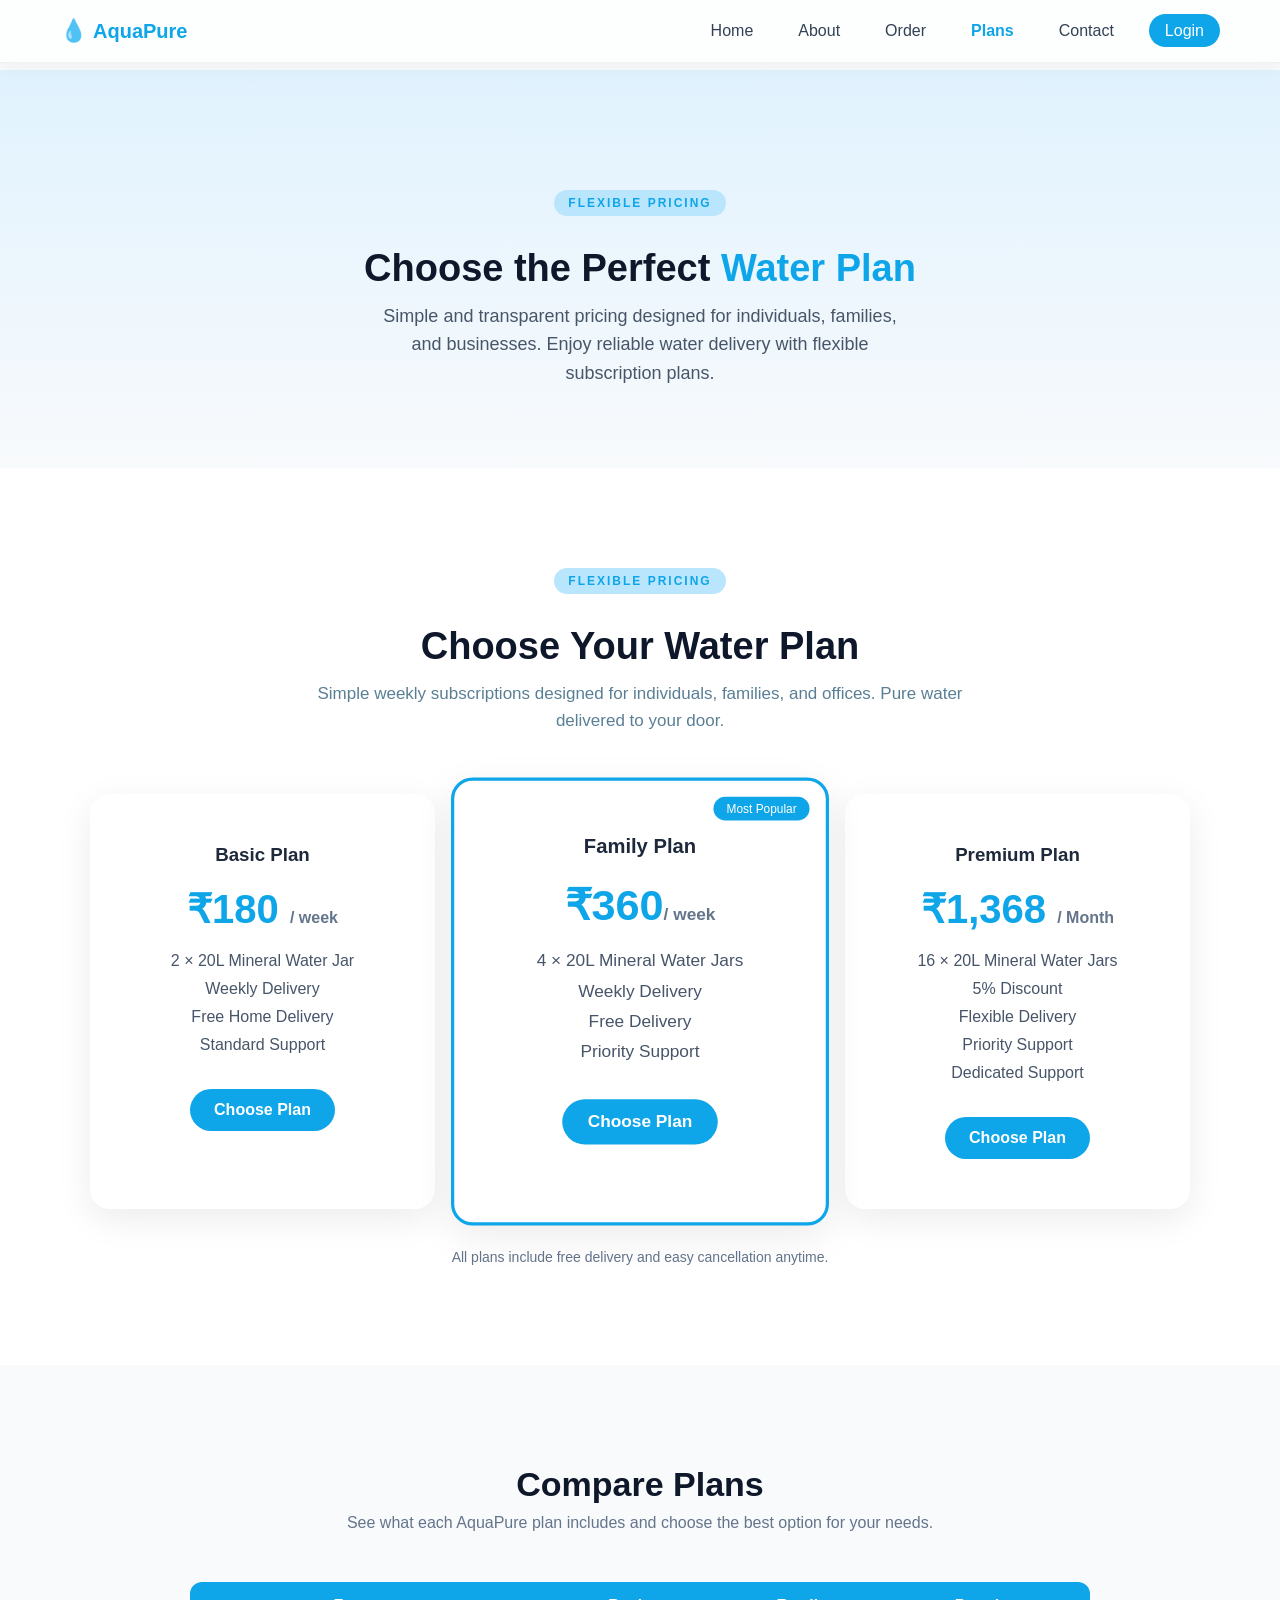
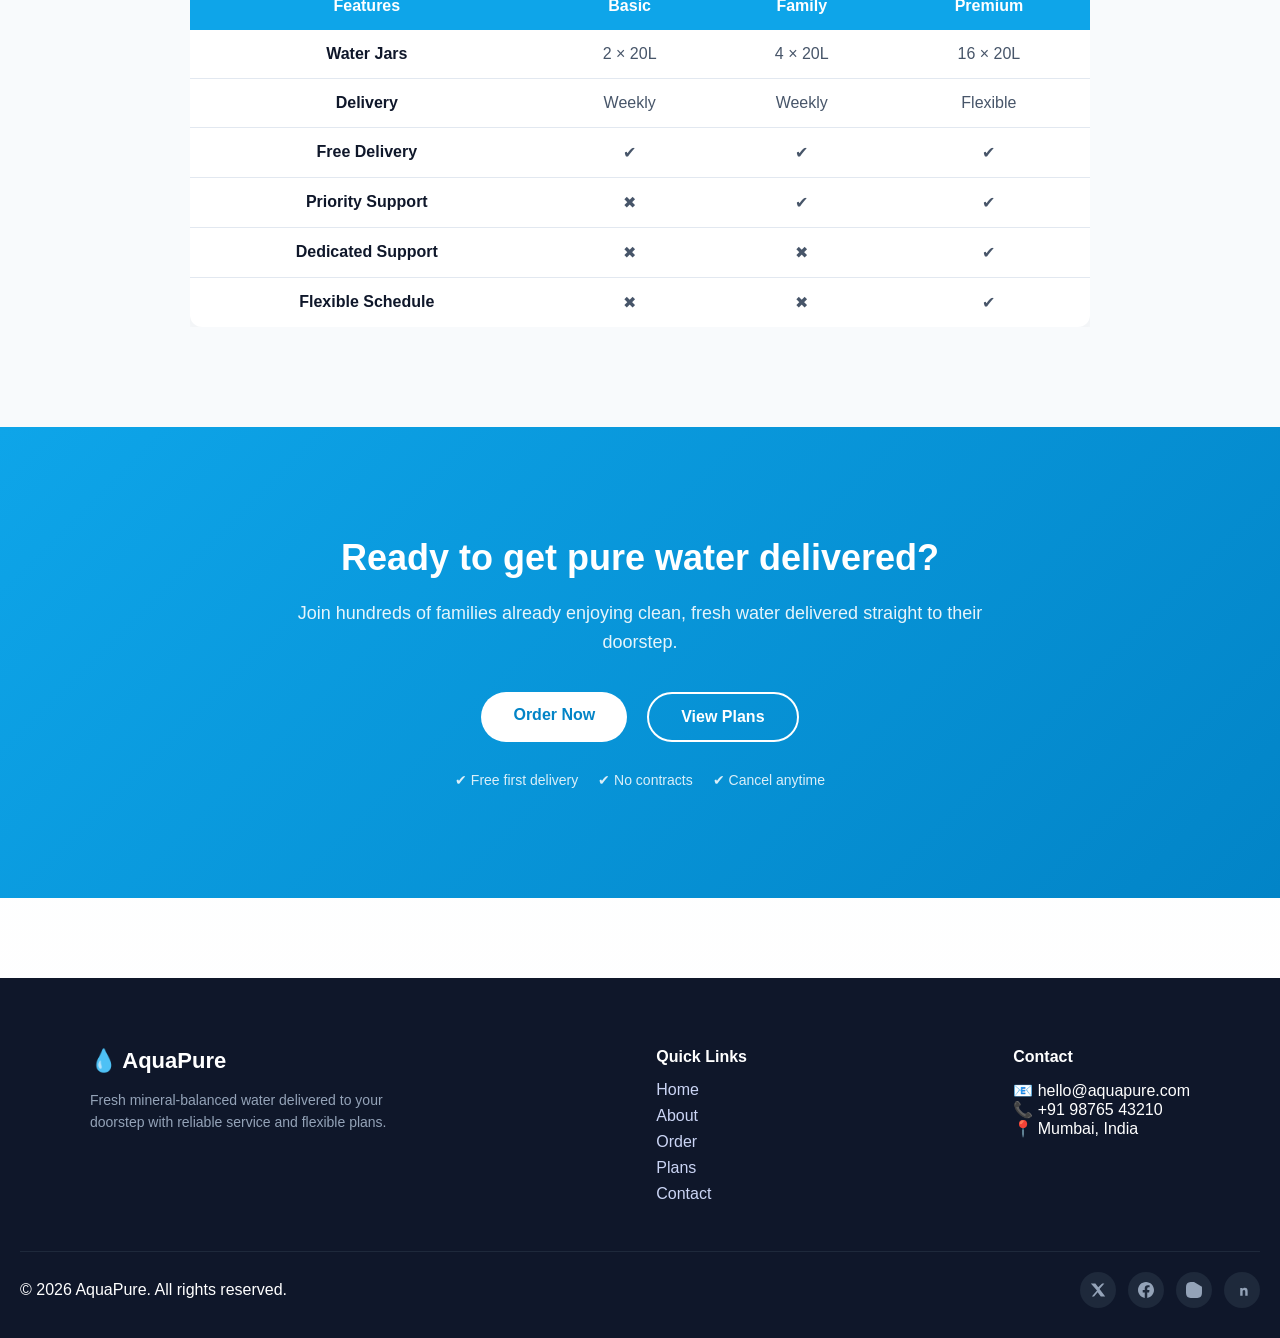
<file: plans.html>
<!DOCTYPE html>
<html lang="en">
<head>
    <meta charset="UTF-8">
    <meta name="viewport" content="width=device-width, initial-scale=1.0">
    <title>plans</title>
    <link rel="stylesheet" href="plans.css">
</head>
<body>
    <!-- ---navbar start ----  -->
  <!-- HEADER / NAVBAR -->

<header class="site-header">
    <div class="nav-container">
        <a href="index.html" class="logo"><span class="logo-icon">💧</span><span class="logo-text">AquaPure</span></a>
        <nav class="primary-nav" id="primaryNav">
            <ul class="nav-list">
                <li><a href="index.html" class="nav-link">Home</a></li>
                <li><a href="about.html" class="nav-link">About</a></li>
                <li><a href="order.html" class="nav-link">Order</a></li>
                <li><a href="plans.html" class="nav-link nav-active">Plans</a></li>
                <li><a href="contact.html" class="nav-link">Contact</a></li>
                <li id="auth-nav-item"><a href="login.html" class="nav-link nav-cta">Login</a></li>
            </ul>
        </nav>
        <button class="hamburger" id="hamburgerBtn"><span></span><span></span><span></span></button>
    </div>
</header>

<!-- the end of navbar -->
<!-- --------navbar end --  -->

<!-- PLANS HERO SECTION -->

<section class="plans-hero">

<div class="plans-hero-container">

<span class="plans-label">Flexible Pricing</span>

<h1 class="plans-title">
Choose the Perfect <span>Water Plan</span>
</h1>

<p class="plans-description">
Simple and transparent pricing designed for individuals,
families, and businesses. Enjoy reliable water delivery
with flexible subscription plans.
</p>

</div>

</section>

<!-- ---plan  hero ka the end  -->

<!-- PLANS SECTION -->

<section class="plans">

<div class="plans-header">

<span class="plans-label">Flexible Pricing</span>

<h2 class="plans-title">Choose Your Water Plan</h2>

<p class="plans-subtitle">
Simple weekly subscriptions designed for individuals,
families, and offices. Pure water delivered to your door.
</p>

</div>


<div class="plans-container">

<!-- BASIC PLAN -->

<div class="plan-card">

<h3 class="plan-name">Basic Plan</h3>

<p class="plan-price">₹180 <span>/ week</span></p>

<ul class="plan-features">

<li>2 × 20L Mineral Water Jar</li>
<li>Weekly Delivery</li>
<li>Free Home Delivery</li>
<li>Standard Support</li>

</ul>

<!-- <a href="order.html" class="plan-btn">Choose Plan</a> -->
 <!-- <a href="order.html?plan=weekly" class="plan-btn">Choose Plan</a> -->
  <a href="order.html?plan=weekly&jar=20L&qty=2" class="plan-btn">Choose Plan</a>

</div>


<!-- FAMILY PLAN -->

<div class="plan-card featured-plan">

<div class="plan-badge">Most Popular</div>

<h3 class="plan-name">Family Plan</h3>

<p class="plan-price">₹360<span>/ week</span></p>

<ul class="plan-features">

<li>4 × 20L Mineral Water Jars</li>
<li>Weekly Delivery</li>
<li>Free Delivery</li>
<li>Priority Support</li>

</ul>

<!-- <a href="order.html" class="plan-btn">Choose Plan</a> -->
 <!-- <a href="order.html?plan=weekly" class="plan-btn">Choose Plan</a> -->
  <a href="order.html?plan=weekly&jar=20L&qty=4" class="plan-btn">Choose Plan</a>

</div>


<!-- PREMIUM PLAN -->

<div class="plan-card">

<h3 class="plan-name">Premium Plan</h3>

<p class="plan-price">₹1,368 <span>/ Month</span></p>

<ul class="plan-features">

<li>16 × 20L Mineral Water Jars</li>
<li>5% Discount</li>
<li>Flexible Delivery</li>
<li>Priority Support</li>
<li>Dedicated Support</li>

</ul>

<!-- <a href="order.html" class="plan-btn">Choose Plan</a> -->
 <!-- <a href="order.html?plan=monthly" class="plan-btn">Choose Plan</a> -->
  <a href="order.html?plan=monthly&jar=20L&qty=16" class="plan-btn">Choose Plan</a>

</div>

</div>

<p class="plans-note">
All plans include free delivery and easy cancellation anytime.
</p>

</section>

<!-- plan sectio the end  -->

<!-- PLAN COMPARISON -->

<section class="plan-comparison">

<div class="comparison-header">

<h2 class="comparison-title">Compare Plans</h2>

<p class="comparison-subtitle">
See what each AquaPure plan includes and choose the best option for your needs.
</p>

</div>


<div class="comparison-table-wrapper">

<table class="comparison-table">

<thead>

<tr>
<th>Features</th>
<th>Basic</th>
<th>Family</th>
<th>Premium</th>
</tr>

</thead>

<tbody>

<tr>
<td>Water Jars</td>
<td>2 × 20L</td>
<td>4 × 20L</td>
<td>16 × 20L</td>
</tr>

<tr>
<td>Delivery</td>
<td>Weekly</td>
<td>Weekly</td>
<td>Flexible</td>
</tr>

<tr>
<td>Free Delivery</td>
<td>✔</td>
<td>✔</td>
<td>✔</td>
</tr>

<tr>
<td>Priority Support</td>
<td>✖</td>
<td>✔</td>
<td>✔</td>
</tr>

<tr>
<td>Dedicated Support</td>
<td>✖</td>
<td>✖</td>
<td>✔</td>
</tr>

<tr>
<td>Flexible Schedule</td>
<td>✖</td>
<td>✖</td>
<td>✔</td>
</tr>

</tbody>

</table>

</div>

</section>

<!-- --plan camparison end  -->

<!-- CTA SECTION -->

<section class="cta">

<div class="cta-content">

<h2 class="cta-title">
Ready to get pure water delivered?
</h2>

<p class="cta-text">
Join hundreds of families already enjoying clean,
fresh water delivered straight to their doorstep.
</p>

<div class="cta-buttons">

<a href="order.html" class="cta-primary">
Order Now
</a>

<a href="plans.html" class="cta-secondary">
View Plans
</a>

</div>

<div class="cta-trust">

<span>✔ Free first delivery</span>
<span>✔ No contracts</span>
<span>✔ Cancel anytime</span>

</div>

</div>

</section>

<!-- CTA SECTION END -->

<!-- FOOTER -->

<footer class="footer">

<div class="footer-container">

<!-- Brand -->
<div class="footer-col">

<h3 class="footer-logo">💧 AquaPure</h3>

<p class="footer-desc">
Fresh mineral-balanced water delivered to your doorstep
with reliable service and flexible plans.
</p>

</div>


<!-- Links -->
<div class="footer-col">

<h4 class="footer-title">Quick Links</h4>

<ul class="footer-links">

<li><a href="index.html">Home</a></li>
<li><a href="about.html">About</a></li>
<li><a href="order.html">Order</a></li>
<li><a href="plans.html">Plans</a></li>
<li><a href="contact.html">Contact</a></li>

</ul>

</div>


<!-- Contact -->
<div class="footer-col">

<h4 class="footer-title">Contact</h4>

<p>📧 hello@aquapure.com</p>
<p>📞 +91 98765 43210</p>
<p>📍 Mumbai, India</p>

</div>

</div>


<!-- Bottom -->
<div class="footer-bottom">

<p>© 2026 AquaPure. All rights reserved.</p>

<div class="footer-socials">

<a href="#" class="social-btn">
<svg viewBox="0 0 24 24">
<path d="M18.244 2.25h3.308l-7.227 8.26 8.502 11.24H16.17l-4.714-6.231-5.401 6.231H2.746l7.73-8.835L1.254 2.25H8.08l4.253 5.622 5.911-5.622z"/>
</svg>
</a>

<a href="#" class="social-btn">
<svg viewBox="0 0 24 24">
<path d="M24 12.073C24 5.405 18.627 0 12 0S0 5.405 0 12.073C0 18.1 4.388 23.094 10.125 24v-8.437H7.078v-3.49h3.047V9.41c0-3.025 1.792-4.697 4.533-4.697 1.312 0 2.686.235 2.686.235v2.97h-1.513c-1.491 0-1.956.93-1.956 1.886v2.269h3.328l-.532 3.49h-2.796V24C19.612 23.094 24 18.1 24 12.073z"/>
</svg>
</a>

<a href="#" class="social-btn">
<svg viewBox="0 0 24 24">
<path d="M12 0C8.74 0 8.333.015 7.053.072 5.775.132 4.905.333 4.14.63c-.789.306-1.459.717-2.126 1.384S.935 3.35.63 4.14C.333 4.905.131 5.775.072 7.053.012 8.333 0 8.74 0 12c0 3.259.014 3.668.072 4.948.059 1.277.261 2.148.558 2.913.306.788.717 1.459 1.384 2.126.667.666 1.336 1.079 2.126 1.384.766.296 1.636.499 2.913.558C8.333 23.988 8.74 24 12 24s3.667-.014 4.947-.072c1.277-.059 2.148-.262 2.913-.558.788-.306 1.459-.718 2.126-1.384.666-.667 1.079-1.335 1.384-2.126.296-.765.499-1.636.558-2.913.06-1.28.072-1.687.072-4.947s-.015-3.667-.072-4.947z"/>
</svg>
</a>

<a href="#" class="social-btn">
<svg viewBox="0 0 24 24">
<path d="M20.447 20.452h-3.554v-5.569c0-1.328-.027-3.037-1.852-3.037-1.853 0-2.136 1.445-2.136 2.939v5.667H9.351V9h3.414v1.561h.046c.477-.9 1.637-1.85 3.37-1.85 3.601 0 4.267 2.37 4.267 5.455v6.286z"/>
</svg>
</a>

</div>

</div>

</footer>

<script src="auth.js"></script>
<script src="plans.js"></script>
</body>
</html>
</file>
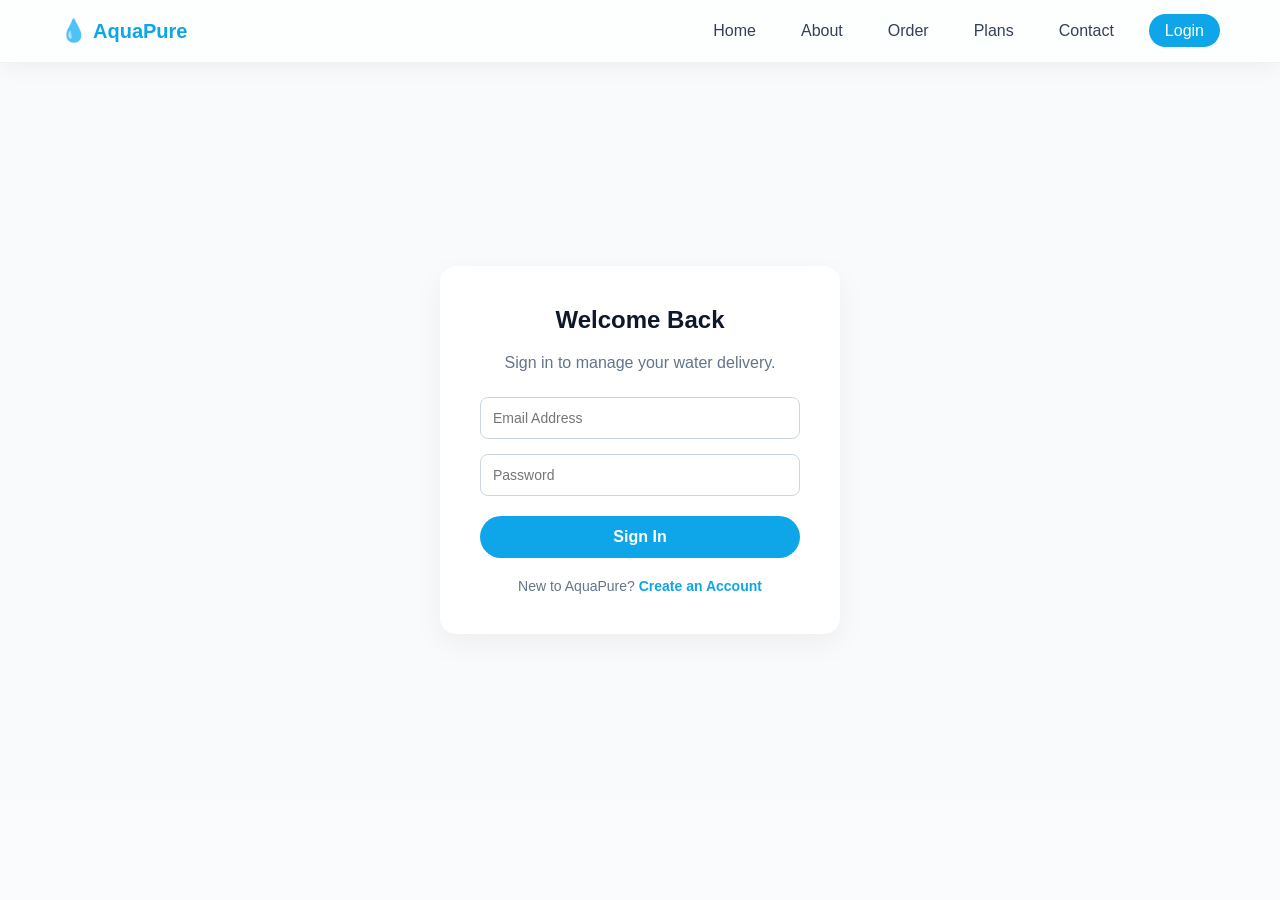
<file: profile.html>
<!DOCTYPE html>
<html lang="en">
<head>
    <meta charset="UTF-8">
    <meta name="viewport" content="width=device-width, initial-scale=1.0">
    <title>Manage Profile - AquaPure</title>
    <link rel="stylesheet" href="order.css">
    <style>
        .profile-page { padding: 120px 20px 60px; max-width: 1000px; margin: 0 auto; }
        .dashboard-grid { display: grid; grid-template-columns: 350px 1fr; gap: 30px; }
        .acc-card { background: white; padding: 25px; border-radius: 16px; box-shadow: 0 4px 20px rgba(0,0,0,0.05); height: fit-content; }
        .acc-info h2 { font-size: 22px; margin-bottom: 20px; color: #0f172a; display: flex; justify-content: space-between; align-items: center; }
        
        .info-field { margin-bottom: 15px; }
        .info-field label { display: block; font-size: 11px; text-transform: uppercase; color: #94a3b8; font-weight: 600; margin-bottom: 4px; }
        .info-value { font-weight: 500; font-size: 15px; color: #1e293b; }
        .info-input { display: none; width: 100%; padding: 8px; border: 1px solid #cbd5e1; border-radius: 6px; font-family: inherit; font-size: 14px; }
        
        .edit-btn { background: #f1f5f9; color: #0ea5e9; border: none; padding: 6px 12px; border-radius: 6px; cursor: pointer; font-size: 12px; font-weight: 600; }
        .save-btn { display: none; width: 100%; background: #10b981; color: white; border: none; padding: 10px; border-radius: 8px; cursor: pointer; margin-top: 10px; font-weight: 600; }
        
        .history-card { background: white; padding: 25px; border-radius: 16px; box-shadow: 0 4px 20px rgba(0,0,0,0.05); }
        .order-item { display: flex; justify-content: space-between; padding: 15px 0; border-bottom: 1px solid #f1f5f9; }
        .logout-link { color: #ef4444; font-weight: 600; cursor: pointer; font-size: 13px; margin-top: 20px; display: block; text-align: center; }
    </style>
</head>
<body>

<header class="site-header">
    <div class="nav-container">
        <a href="index.html" class="logo">
            <span class="logo-icon">💧</span>
            <span class="logo-text">AquaPure</span>
        </a>

        <nav class="primary-nav" id="primaryNav">
            <ul class="nav-list">
                <li><a href="index.html" class="nav-link">Home</a></li>
                <li><a href="about.html" class="nav-link">About</a></li>
                <li><a href="order.html" class="nav-link">Order</a></li>
                <li><a href="plans.html" class="nav-link">Plans</a></li>
                <li><a href="contact.html" class="nav-link">Contact</a></li>
                <li id="auth-nav-item">
                    <a href="login.html" class="nav-link nav-cta">Login</a>
                </li>
            </ul>
        </nav>

        <button class="hamburger" id="hamburgerBtn">
            <span></span><span></span><span></span>
        </button>
    </div>
</header>

<main class="profile-page">
    <div class="dashboard-grid">
        <div class="acc-card">
            <h2>Personal Info <button class="edit-btn" id="toggle-edit">Edit</button></h2>
            
            <form id="edit-profile-form">
                <div class="info-field">
                    <label>Full Name</label>
                    <div class="info-value" id="view-name">---</div>
                    <input type="text" id="edit-name" class="info-input">
                </div>
                <div class="info-field">
                    <label>Phone</label>
                    <div class="info-value" id="view-phone">---</div>
                    <input type="tel" id="edit-phone" class="info-input">
                </div>
                <div class="info-field">
                    <label>Alternate Phone (Extra)</label>
                    <div class="info-value" id="view-alt-phone">Not Added</div>
                    <input type="tel" id="edit-alt-phone" class="info-input" placeholder="Emergency contact">
                </div>
                <div class="info-field">
                    <label>Gender (Extra)</label>
                    <div class="info-value" id="view-gender">Not Specified</div>
                    <select id="edit-gender" class="info-input">
                        <option value="Male">Male</option>
                        <option value="Female">Female</option>
                        <option value="Other">Other</option>
                    </select>
                </div>
                <div class="info-field">
                    <label>Address</label>
                    <div class="info-value" id="view-address">---</div>
                    <textarea id="edit-address" class="info-input" rows="3"></textarea>
                </div>
                
                <button type="submit" class="save-btn" id="save-profile">Save Changes</button>
            </form>
            
            <a onclick="logout()" class="logout-link">Log Out</a>
        </div>

        <div class="history-card">
            <h3>Recent Orders</h3>
            <div id="order-list"></div>
        </div>
    </div>
</main>

<script src="auth.js"></script>
<script>
    const activeEmail = localStorage.getItem('activeUser');
    const userKey = 'user_' + activeEmail;
    let isEditing = false;

    document.addEventListener('DOMContentLoaded', () => {
        if (!activeEmail) { window.location.href = "login.html"; return; }
        loadProfileData();
    });

    function loadProfileData() {
        const user = JSON.parse(localStorage.getItem(userKey));
        
        // Populate View Mode
        document.getElementById('view-name').innerText = user.name;
        document.getElementById('view-phone').innerText = user.phone;
        document.getElementById('view-address').innerText = user.address;
        document.getElementById('view-alt-phone').innerText = user.altPhone || "Not Added";
        document.getElementById('view-gender').innerText = user.gender || "Not Specified";

        // Populate Edit Inputs
        document.getElementById('edit-name').value = user.name;
        document.getElementById('edit-phone').value = user.phone;
        document.getElementById('edit-address').value = user.address;
        document.getElementById('edit-alt-phone').value = user.altPhone || "";
        document.getElementById('edit-gender').value = user.gender || "Male";

        // Orders
        const list = document.getElementById('order-list');
        const orders = user.orders || [];
        list.innerHTML = orders.length ? "" : "<p>No orders yet.</p>";
        orders.reverse().forEach(o => {
            list.innerHTML += `<div class="order-item">
                <div><strong>${o.qty} x ${o.jar}</strong><br><small>${o.date}</small></div>
                <div style="text-align:right"><strong>${o.total}</strong><br><span style="color:#10b981;font-size:12px">Delivered</span></div>
            </div>`;
        });
    }

    document.getElementById('toggle-edit').addEventListener('click', () => {
        isEditing = !isEditing;
        const values = document.querySelectorAll('.info-value');
        const inputs = document.querySelectorAll('.info-input');
        const saveBtn = document.getElementById('save-profile');
        
        values.forEach(v => v.style.display = isEditing ? 'none' : 'block');
        inputs.forEach(i => i.style.display = isEditing ? 'block' : 'none');
        saveBtn.style.display = isEditing ? 'block' : 'none';
        document.getElementById('toggle-edit').innerText = isEditing ? 'Cancel' : 'Edit';
    });

    document.getElementById('edit-profile-form').addEventListener('submit', (e) => {
        e.preventDefault();
        const user = JSON.parse(localStorage.getItem(userKey));
        
        // Update user object with new values
        user.name = document.getElementById('edit-name').value;
        user.phone = document.getElementById('edit-phone').value;
        user.address = document.getElementById('edit-address').value;
        user.altPhone = document.getElementById('edit-alt-phone').value;
        user.gender = document.getElementById('edit-gender').value;

        localStorage.setItem(userKey, JSON.stringify(user));
        alert("Profile updated successfully!");
        location.reload();
    });

    function logout() {
        if(confirm("Logout?")) { localStorage.removeItem('activeUser'); window.location.href = "index.html"; }
    }
</script>
</body>
</html>
</file>
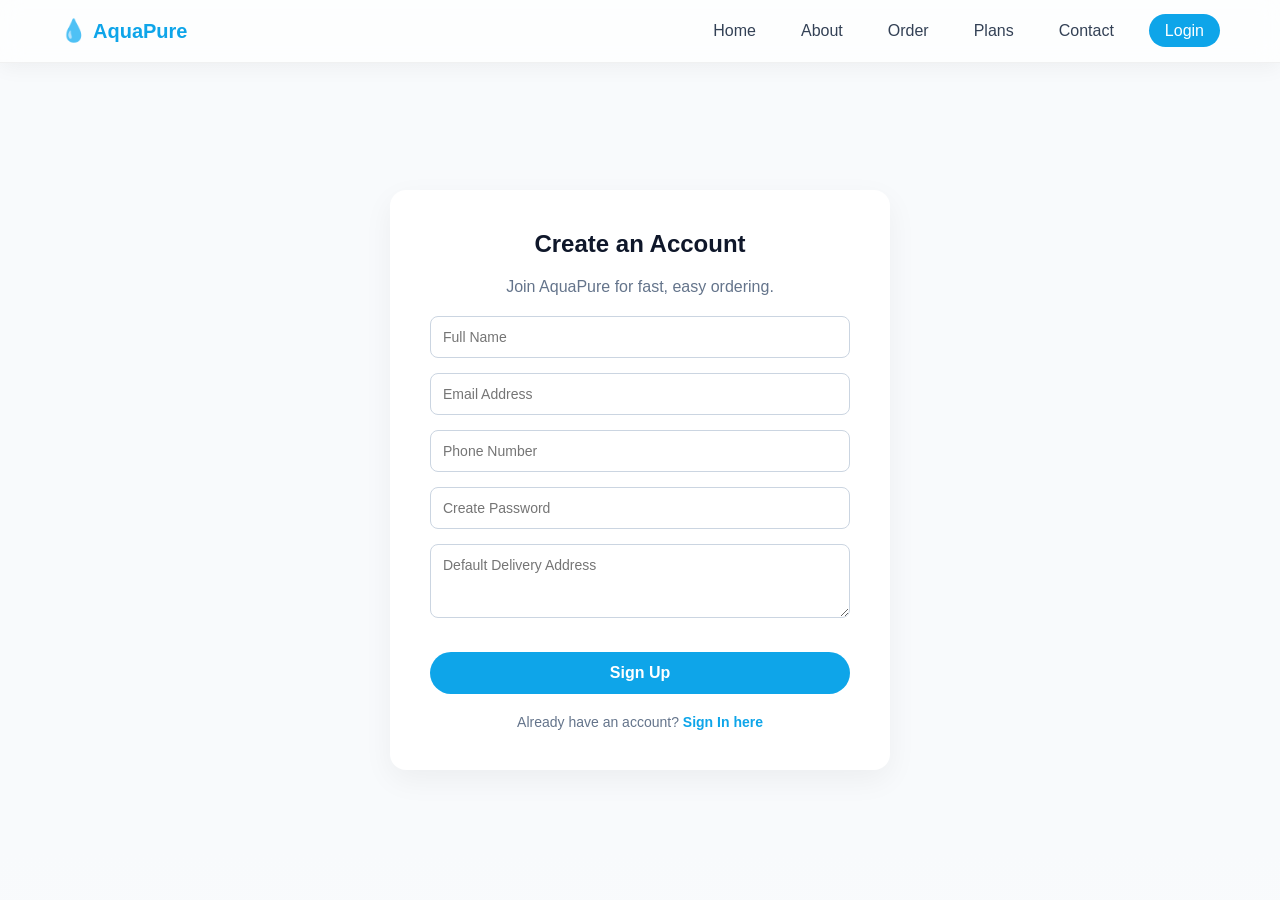
<file: signup.html>
<!DOCTYPE html>
<html lang="en">
<head>
    <meta charset="UTF-8">
    <meta name="viewport" content="width=device-width, initial-scale=1.0">
    <title>Sign Up - AquaPure</title>
    <link rel="stylesheet" href="order.css"> <style>
        .auth-section { padding: 120px 20px 80px; background: #f8fafc; min-height: 80vh; display: flex; justify-content: center; align-items: center; }
        .auth-card { background: white; padding: 40px; border-radius: 16px; box-shadow: 0 10px 30px rgba(0,0,0,0.05); width: 100%; max-width: 500px; }
        .auth-card h2 { color: #0f172a; margin-bottom: 20px; text-align: center; }
        .auth-card p { text-align: center; color: #64748b; margin-bottom: 20px; }
        .auth-card input, .auth-card textarea { width: 100%; padding: 12px; margin-bottom: 15px; border-radius: 8px; border: 1px solid #cbd5e1; font-family: 'Poppins', sans-serif; font-size: 14px;}
        .auth-card input:focus, .auth-card textarea:focus { outline: none; border-color: #0ea5e9; }
        .auth-btn { width: 100%; padding: 12px; background: #0ea5e9; color: white; border: none; border-radius: 25px; font-weight: 600; cursor: pointer; transition: 0.3s; margin-top: 10px; font-size: 16px;}
        .auth-btn:hover { background: #0284c7; }
        .auth-link { text-align: center; margin-top: 20px; display: block; font-size: 14px; color: #64748b; text-decoration: none; }
        .auth-link span { color: #0ea5e9; font-weight: 600; }
        #signupError { color: #ef4444; font-size: 13px; text-align: center; margin-top: -5px; margin-bottom: 10px; }
    </style>
</head>
<body>

<header class="site-header">
    <div class="nav-container">
        <a href="index.html" class="logo"><span class="logo-icon">💧</span><span class="logo-text">AquaPure</span></a>
        <nav class="primary-nav" id="primaryNav">
            <ul class="nav-list">
                <li><a href="index.html" class="nav-link">Home</a></li>
                <li><a href="about.html" class="nav-link">About</a></li>
                <li><a href="order.html" class="nav-link">Order</a></li>
                <li><a href="plans.html" class="nav-link">Plans</a></li>
                <li><a href="contact.html" class="nav-link">Contact</a></li>
                <li id="auth-nav-item"><a href="login.html" class="nav-link nav-cta">Login</a></li>
            </ul>
        </nav>
    </div>
</header>

<section class="auth-section">
    <div class="auth-card">
        <h2>Create an Account</h2>
        <p>Join AquaPure for fast, easy ordering.</p>
        
        <form id="signupForm">
            <input type="text" id="regName" placeholder="Full Name" required>
            <input type="email" id="regEmail" placeholder="Email Address" required>
            <input type="tel" id="regPhone" placeholder="Phone Number" required>
            <input type="password" id="regPassword" placeholder="Create Password" required>
            <textarea id="regAddress" rows="3" placeholder="Default Delivery Address" required></textarea>
            
            <p id="signupError"></p>
            <button type="submit" class="auth-btn">Sign Up</button>
        </form>
        
        <a href="login.html" class="auth-link">Already have an account? <span>Sign In here</span></a>
    </div>
</section>

<script src="auth.js"></script>
</body>
</html>
</file>
<file: index.css>
/* // NAVBAR-----------> */
/* Reset */

*{
margin:0;
padding:0;
box-sizing:border-box;
font-family:'Poppins',sans-serif;
}

/* Body */

body{
background:linear-gradient(to bottom,#f8fafc,#f1f5f9);
color:#1e293b;
padding-top:70px;
background:linear-gradient(to bottom,#f8fafc,#ffffff);
}
/* Header */

.site-header{
position:fixed;
top:0;
width:100%;
background:rgba(255,255,255,0.7);
backdrop-filter:blur(10px);
-webkit-backdrop-filter:blur(10px);
box-shadow:0 4px 20px rgba(0,0,0,0.05);
border-bottom:1px solid rgba(0,0,0,0.05);
z-index:1000;
}

/* Container */

.nav-container{
display:flex;
justify-content:space-between;
align-items:center;
max-width:1200px;
margin:auto;
padding:18px 20px;
}

/* Logo */

.logo{
display:flex;
align-items:center;
gap:6px;
font-weight:700;
font-size:20px;
text-decoration:none;
color:#0ea5e9;
}

.logo-icon{
font-size:22px;
}

/* Navigation */

.nav-list{
display:flex;
list-style:none;
gap:25px;
}

/* Links */

.nav-link{
text-decoration:none;
color:#334155;
font-weight:500;
padding:6px 10px;
transition:0.3s;
cursor:pointer;
}

.nav-link:hover{
color:#0ea5e9;
}

/* Active page */

.nav-active{
color:#0ea5e9;
font-weight:600;
}

/* CTA button */

.nav-cta{
background:#0ea5e9;
color:white;
padding:8px 16px;
border-radius:20px;
}

.nav-cta:hover{
background:#0284c7;
color:white;
}

/* Hamburger */

.hamburger{
display:none;
flex-direction:column;
gap:5px;
border:none;
background:none;
cursor:pointer;
}

.hamburger span{
width:25px;
height:3px;
background:#0ea5e9;
border-radius:3px;
}

/* Mobile */

@media(max-width:768px){

.nav-list{
position:absolute;
top:70px;
left:0;
width:100%;
background:white;
flex-direction:column;
align-items:center;
gap:20px;
padding:20px 0;
display:none;
}

.nav-list.show{
display:flex;
}

.hamburger{
display:flex;
}

}

/* // NAVBAR-----------END----> */

/* HERO SECTION -----------> */

/* .hero{
display:flex;
justify-content:center;
align-items:center;
text-align:center;
min-height:90vh;
padding:40px 20px;
background:linear-gradient(to bottom,#e0f2fe,#f8fafc);
position:relative;
overflow:hidden;

} */

.hero{
display:flex;
justify-content:center;
align-items:center;
text-align:center;
min-height:90vh;
padding:40px 20px;

background:
linear-gradient(to bottom,#e0f2fe,#f8fafc),
url("water.jpg");

background-size:cover;
background-position:center;
background-blend-mode:overlay;
background-blend-mode:soft-light;
background-blend-mode:overlay;
opacity:1;

}

.hero-content{
max-width:700px;
animation:fadeUp 1s ease;
}

.hero-badge{
font-size:14px;
color:#0ea5e9;
font-weight:600;
margin-bottom:20px;
}

.hero h1{
font-size:44px;
color:#0f172a;
margin-bottom:20px;
line-height:1.2;
}

.hero-text{
font-size:18px;
color:#475569;
margin-bottom:30px;
line-height:1.6;
}

.hero-buttons{
display:flex;
justify-content:center;
gap:20px;
flex-wrap:wrap;
}

.btn-primary{
background:#0ea5e9;
color:white;
padding:12px 28px;
border-radius:25px;
text-decoration:none;
font-weight:600;
transition:0.3s;
}

.btn-primary:hover{
background:#0284c7;
}

.btn-secondary{
border:2px solid #0ea5e9;
color:#0ea5e9;
padding:12px 28px;
border-radius:25px;
text-decoration:none;
font-weight:600;
transition:0.3s;
}

.btn-secondary:hover{
background:#0ea5e9;
color:white;
}

@keyframes fadeUp{
from{
opacity:0;
transform:translateY(20px);
}
to{
opacity:1;
transform:translateY(0);
}
}

.bubbles{
position:absolute;
width:100%;
height:100%;
top:0;
left:0;
pointer-events:none;
overflow:hidden;
}

.bubbles span{
position:absolute;
bottom:-80px;
width:25px;
height:25px;
background:rgba(14,165,233,0.25);
border-radius:50%;
animation:rise 12s linear infinite;
}

.bubbles span:nth-child(1){ left:10%; animation-duration:10s; }
.bubbles span:nth-child(2){ left:25%; animation-duration:14s; }
.bubbles span:nth-child(3){ left:40%; animation-duration:11s; }
.bubbles span:nth-child(4){ left:65%; animation-duration:16s; }
.bubbles span:nth-child(5){ left:85%; animation-duration:13s; }

@keyframes rise{
0%{
transform:translateY(0);
opacity:0;
}
50%{
opacity:0.6;
}
100%{
transform:translateY(-900px);
opacity:0;
}
}

/* HERO SECTION END -----------> */
/* SERVICES SECTION -----------> */

/* .services{
padding:80px 20px;
background:#e8f4f8;
text-align:center;
} */

.services{
padding:90px 20px;
background:#f8fafc;
text-align:center;
}

/* Section Header */

.services-header{
max-width:600px;
margin:auto;
margin-bottom:60px;
}

.section-label{
font-size:12px;
letter-spacing:2px;
text-transform:uppercase;
color:#00b4d8;
font-weight:500;
}

.section-title{
font-size:36px;
color:#0a3d5c;
margin:10px 0;
}

.section-title span{
color:#00b4d8;
}

.section-subtitle{
color:#5a7f95;
font-size:16px;
line-height:1.6;
}

/* Services Grid */

.services-container{
display:flex;
flex-wrap:wrap;
justify-content:center;
gap:30px;
max-width:1100px;
margin:auto;
}

/* Card */

.service-card{
background:white;
border-radius:16px;
padding:35px 25px;
max-width:300px;
box-shadow:0 8px 25px rgba(0,0,0,0.08);
transition:0.3s;
}

/* .service-card:hover{
transform:translateY(-10px);
box-shadow:0 20px 40px rgba(0,0,0,0.12);
} */
.service-card:hover,
.jar-card:hover,
.plan-card:hover{
transform:translateY(-12px) scale(1.03);
box-shadow:0 30px 60px rgba(0,0,0,0.15);
}
.service-card,
.jar-card,
.plan-card{
transition:all 0.35s ease;
}

/* Icon */

.service-icon{
font-size:40px;
margin-bottom:15px;
}

/* Title */

.service-card h3{
color:#0a3d5c;
margin-bottom:10px;
}

/* Description */

.service-card p{
color:#5a7f95;
font-size:15px;
line-height:1.6;
}

/* Link */

.service-link{
display:inline-block;
margin-top:15px;
font-size:14px;
color:#00b4d8;
text-decoration:none;
font-weight:500;
}

.service-link:hover{
text-decoration:underline;
}

/* Responsive */

@media(max-width:768px){

.services-container{
flex-direction:column;
align-items:center;
}

}
/* <----the service section--- the end> */

/* WATER JAR SECTION -----------> */

/* .jar-section{
background:#f0f7ff;
padding:90px 20px;
} */
.jar-section{
background:#f8fafc;
padding:90px 20px;
border-top:1px solid #e2e8f0;
}

.jar-section__inner{
max-width:1100px;
margin:auto;
}

.jar-section__header{
text-align:center;
margin-bottom:60px;
}

.jar-section__eyebrow{
font-size:12px;
letter-spacing:2px;
text-transform:uppercase;
color:#00bcd4;
font-weight:600;
background:#e0f7fa;
padding:6px 18px;
border-radius:20px;
display:inline-block;
margin-bottom:18px;
}

.jar-section__title{
font-size:34px;
color:#0b2a47;
margin-bottom:10px;
}

.jar-section__subtitle{
color:#5a7f95;
font-size:16px;
max-width:500px;
margin:auto;
line-height:1.6;
}

/* Cards Container */

.jar-cards{
display:flex;
gap:30px;
justify-content:center;
flex-wrap:wrap;
}

/* Card */

.jar-card{
background:white;
border-radius:20px;
padding:40px 28px;
flex:1 1 280px;
max-width:320px;
text-align:center;
box-shadow:0 8px 32px rgba(0,0,0,0.08);
position:relative;
transition:0.3s;
}

.jar-card:hover{
transform:translateY(-10px);
box-shadow:0 20px 45px rgba(0,0,0,0.15);
}

/* Badge */

.jar-card__badge{
position:absolute;
top:15px;
right:15px;
background:#0a6eb4;
color:white;
font-size:11px;
padding:5px 12px;
border-radius:20px;
}

/* Icon */

.jar-card__icon-wrap{
margin-bottom:20px;
}

.jar-card__icon{
font-size:48px;
}

/* Usage */

.jar-card__usage{
font-size:12px;
letter-spacing:1px;
text-transform:uppercase;
color:#00bcd4;
font-weight:600;
}

/* Title */

.jar-card__title{
font-size:22px;
color:#0b2a47;
margin:10px 0;
}

/* Description */

.jar-card__description{
font-size:14px;
color:#5a7f95;
line-height:1.6;
}

/* Button */

.jar-card__footer{
margin-top:25px;
}

.jar-card__btn{
display:inline-block;
padding:12px 24px;
border-radius:40px;
border:2px solid #0a6eb4;
color:#0a6eb4;
text-decoration:none;
font-weight:600;
transition:0.3s;
}

.jar-card__btn:hover{
background:#0a6eb4;
color:white;
}

/* Responsive */

@media(max-width:768px){

.jar-cards{
flex-direction:column;
align-items:center;
}

.jar-card{
width:100%;
max-width:380px;
}

}

/* WATER JAR SECTION END -----------> */
/* PLANS SECTION -----------> */

.plans{
padding:90px 20px;
background:#ffffff;
text-align:center;
}

.plans-header{
max-width:600px;
margin:auto;
margin-bottom:60px;
}

.plans-label{
font-size:12px;
letter-spacing:2px;
text-transform:uppercase;
color:#00bcd4;
font-weight:600;
}

.plans-title{
font-size:36px;
color:#0f172a;
margin:10px 0;
}

.plans-subtitle{
font-size:16px;
color:#5a7f95;
line-height:1.6;
}

/* Cards */

.plans-container{
display:flex;
gap:30px;
justify-content:center;
flex-wrap:wrap;
max-width:1100px;
margin:auto;
}

/* Card */

.plan-card{
background:white;
padding:50px 40px;
border-radius:20px;
flex:1;
max-width:350px;
box-shadow:0 10px 35px rgba(0,0,0,0.08);
position:relative;
transition:0.3s;
}

/* .plan-card:hover{
transform:translateY(-10px);
box-shadow:0 20px 45px rgba(0,0,0,0.15);
} */
.plan-card:hover{
transform:translateY(-10px) scale(1.03);
box-shadow:0 25px 60px rgba(0,0,0,0.15);
}

/* Highlighted Plan */

/* .featured-plan{
border:2px solid #0ea5e9;
transform:scale(1.05);
} */
.featured-plan{
transform:scale(1.08);
z-index:2;
border:3px solid #0ea5e9;
}



/* Badge */

.plan-badge{
position:absolute;
top:15px;
right:15px;
background:#0ea5e9;
color:white;
font-size:11px;
padding:5px 12px;
border-radius:20px;
}

/* Price */
/* 
.plan-price{
font-size:36px;
color:#0ea5e9;
margin:15px 0;
font-weight:700;
} */
.plan-price{
font-size:40px;
color:#0ea5e9;
font-weight:700;
margin:20px 0;
}

.plan-price span{
font-size:36px;
color:#64748b;
}



/* Features */

.plan-features{
list-style:none;
margin:20px 0;
}

.plan-features li{
margin:10px 0;
color:#475569;
}

/* Button */

.plan-btn{
display:inline-block;
margin-top:15px;
padding:12px 24px;
border-radius:25px;
background:#0ea5e9;
color:white;
text-decoration:none;
font-weight:600;
transition:0.3s;
}

.plan-btn:hover{
background:#0284c7;
}

/* Note */

.plans-note{
margin-top:40px;
font-size:14px;
color:#64748b;
}

/* Responsive */

@media(max-width:768px){

.plans-container{
display:flex;
gap:30px;
justify-content:center;
flex-wrap:nowrap;
max-width:1100px;
margin:auto;
}

.plan-card{
width:100%;
max-width:380px;
}

}

/* PLANS SECTION END -----------> */
/* CTA SECTION -----------> */

.cta{
padding:110px 20px;
background:linear-gradient(135deg,#0ea5e9,#0284c7);
text-align:center;
color:white;
}

.cta-content{
max-width:700px;
margin:auto;
}

.cta-title{
font-size:36px;
margin-bottom:20px;
}

.cta-text{
font-size:18px;
line-height:1.6;
opacity:0.9;
margin-bottom:35px;
}

/* Buttons */

.cta-buttons{
display:flex;
justify-content:center;
gap:20px;
flex-wrap:wrap;
margin-bottom:30px;
}

.cta-primary{
background:white;
color:#0284c7;
padding:14px 32px;
border-radius:30px;
font-weight:600;
text-decoration:none;
transition:0.3s;
}

.cta-primary:hover{
transform:translateY(-3px);
box-shadow:0 12px 25px rgba(0,0,0,0.2);
}

.cta-secondary{
border:2px solid white;
color:white;
padding:14px 32px;
border-radius:30px;
font-weight:600;
text-decoration:none;
transition:0.3s;
}

.cta-secondary:hover{
background:white;
color:#0284c7;
}

/* Trust text */

.cta-trust{
font-size:14px;
opacity:0.85;
display:flex;
justify-content:center;
gap:20px;
flex-wrap:wrap;
}

/* CTA END -----------> */

/* FOOTER */

.footer{
background:#0f172a;
color:white;
padding:70px 20px 30px;
margin-top:80px;
}

.footer-container{
max-width:1100px;
margin:auto;
display:flex;
justify-content:space-between;
flex-wrap:wrap;
gap:40px;
}

.footer-col{
max-width:300px;
}

.footer-logo{
font-size:22px;
margin-bottom:15px;
}

.footer-desc{
font-size:14px;
color:#94a3b8;
line-height:1.6;
}

/* Titles */

.footer-title{
margin-bottom:15px;
font-size:16px;
}

/* Links */

.footer-links{
list-style:none;
}

.footer-links li{
margin:8px 0;
}

.footer-links a{
color:#cbd5f5;
text-decoration:none;
transition:0.3s;
}

.footer-links a:hover{
color:#0ea5e9;
}

/* Bottom */

.footer-bottom{
margin-top:40px;
padding-top:20px;
border-top:1px solid #1e293b;

display:flex;
justify-content:space-between;
align-items:center;
flex-wrap:wrap;
}

/* Social Icons */

.footer-socials{
display:flex;
gap:12px;
}

.social-btn{
width:36px;
height:36px;
background:#1e293b;
border-radius:50%;
display:flex;
align-items:center;
justify-content:center;
transition:0.3s;
}

.social-btn svg{
width:16px;
height:16px;
fill:#94a3b8;
}

.social-btn:hover{
background:#0ea5e9;
transform:translateY(-2px);
}

.social-btn:hover svg{
fill:white;
}

/* Mobile */

@media(max-width:768px){

.footer-container{
flex-direction:column;
text-align:center;
align-items:center;
}

.footer-bottom{
flex-direction:column;
gap:12px;
}

}
/* <----the footer ka the end---> */
</file>
<file: contact.css>
/* NAVBAR */

*{
margin:0;
padding:0;
box-sizing:border-box;
font-family:'Poppins',sans-serif;
}

body{
background:linear-gradient(to bottom,#f8fafc,#ffffff);
color:#1e293b;
padding-top:70px;
}

/* Header */

.site-header{
position:fixed;
top:0;
width:100%;
background:rgba(255,255,255,0.7);
backdrop-filter:blur(10px);
-webkit-backdrop-filter:blur(10px);
box-shadow:0 4px 20px rgba(0,0,0,0.05);
border-bottom:1px solid rgba(0,0,0,0.05);
z-index:1000;
}

/* Container */

.nav-container{
display:flex;
justify-content:space-between;
align-items:center;
max-width:1200px;
margin:auto;
padding:18px 20px;
}

/* Logo */

.logo{
display:flex;
align-items:center;
gap:6px;
font-weight:700;
font-size:20px;
text-decoration:none;
color:#0ea5e9;
}

.logo-icon{
font-size:22px;
}

/* Navigation */

.nav-list{
display:flex;
list-style:none;
gap:25px;
}

/* Links */

.nav-link{
text-decoration:none;
color:#334155;
font-weight:500;
padding:6px 10px;
transition:0.3s;
cursor:pointer;
}

.nav-link:hover{
color:#0ea5e9;
}

/* Active */

.nav-active{
color:#0ea5e9;
font-weight:600;
}

/* CTA */

.nav-cta{
background:#0ea5e9;
color:white;
padding:8px 16px;
border-radius:20px;
}

.nav-cta:hover{
background:#0284c7;
color:white;
}

/* Hamburger */

.hamburger{
display:none;
flex-direction:column;
gap:5px;
border:none;
background:none;
cursor:pointer;
}

.hamburger span{
width:25px;
height:3px;
background:#0ea5e9;
border-radius:3px;
}

/* Mobile */

@media(max-width:768px){

.nav-list{
position:absolute;
top:70px;
left:0;
width:100%;
background:white;
flex-direction:column;
align-items:center;
gap:20px;
padding:20px 0;
display:none;
}

.nav-list.show{
display:flex;
}

.hamburger{
display:flex;
}

}

/* navbar end -------------------> */

/* CONTACT HERO */

.contact-hero{
padding:120px 20px 80px;
background:linear-gradient(to bottom,#e0f2fe,#f8fafc);
text-align:center;
}

.contact-hero-content{
max-width:650px;
margin:auto;
}

.contact-label{
font-size:12px;
letter-spacing:2px;
text-transform:uppercase;
color:#0ea5e9;
font-weight:600;
}

.contact-title{
font-size:40px;
margin:10px 0;
color:#0f172a;
}

.contact-description{
font-size:17px;
color:#64748b;
line-height:1.6;
}

/* contact hero ka end ------>  */

/* CONTACT SECTION */

.contact-section{
padding:100px 20px;
background:#ffffff;
}

.contact-container{

max-width:1100px;
margin:auto;

display:grid;
grid-template-columns:1.4fr 1fr;
gap:60px;

align-items:start;

}

/* FORM */

.contact-form{
background:#f8fafc;
padding:40px;
border-radius:16px;
box-shadow:0 10px 30px rgba(0,0,0,0.05);
}

.form-title{
font-size:26px;
margin-bottom:20px;
color:#0f172a;
}

/* INPUTS */

.form-group{
display:flex;
flex-direction:column;
margin-bottom:20px;
}

.form-group label{
margin-bottom:6px;
font-weight:500;
color:#334155;
}

.form-group input,
.form-group textarea{
padding:12px;
border-radius:8px;
border:1px solid #cbd5e1;
font-size:14px;
}

.form-group input:focus,
.form-group textarea:focus{
outline:none;
border-color:#0ea5e9;
}

/* BUTTON */

.contact-btn{
margin-top:10px;
padding:12px 25px;
border:none;
background:#0ea5e9;
color:white;
border-radius:25px;
font-weight:600;
cursor:pointer;
transition:0.3s;
}

.contact-btn:hover{
background:#0284c7;
}

/* CONTACT INFO */

.contact-info{
display:flex;
flex-direction:column;
gap:25px;
}

.info-card{
background:#f8fafc;
padding:25px;
border-radius:14px;
box-shadow:0 10px 30px rgba(0,0,0,0.05);
}

.info-card h3{
color:#0ea5e9;
margin-bottom:6px;
font-size:18px;
}

.info-card p{
color:#475569;
}

/* ERROR */

.error-msg{
font-size:12px;
color:#ef4444;
margin-top:4px;
}

.input-error{
border-color:#ef4444;
}

/* SUCCESS */

.form-success{
margin-top:15px;
font-size:14px;
color:#16a34a;
font-weight:500;
}

/* MOBILE */

@media(max-width:900px){

.contact-container{
grid-template-columns:1fr;
}

}

/* contack sec ka the end ---  */

/* POPUP */

.popup-overlay{

position:fixed;
top:0;
left:0;

width:100%;
height:100%;

background:rgba(0,0,0,0.4);

display:none;

justify-content:center;
align-items:center;

z-index:2000;

}

.popup-box{

background:white;
padding:40px;
border-radius:16px;

text-align:center;

max-width:350px;
width:90%;

box-shadow:0 20px 60px rgba(0,0,0,0.2);

}

.popup-box h3{

color:#0ea5e9;
margin-bottom:10px;

}

.popup-box p{

color:#475569;
margin-bottom:20px;

}

.popup-btn{

padding:10px 20px;

border:none;
background:#0ea5e9;

color:white;

border-radius:20px;
cursor:pointer;

font-weight:600;

}

.popup-btn:hover{

background:#0284c7;

}

/* pop up ka end ---  */

/* MAP SECTION */

/* MAP SECTION */

.map-section{

padding:100px 20px;

background:#f8fafc;

text-align:center;

}

.map-container{

max-width:1100px;

margin:auto;

}

.map-title{

font-size:34px;

color:#0f172a;

margin-bottom:10px;

}

.map-subtitle{

font-size:16px;

color:#64748b;

margin-bottom:40px;

}

/* MAP WRAPPER */

.map-wrapper{

position:relative;

border-radius:18px;

overflow:hidden;

box-shadow:0 15px 40px rgba(0,0,0,0.1);

}

.map-wrapper iframe{

width:100%;

height:420px;

border:0;

}

/* FLOATING CARD */

.map-card{

position:absolute;

bottom:30px;

left:30px;

background:rgba(255,255,255,0.9);

backdrop-filter:blur(8px);

padding:20px 25px;

border-radius:12px;

box-shadow:0 10px 30px rgba(0,0,0,0.1);

text-align:left;

}

.map-card h3{

color:#0ea5e9;

margin-bottom:10px;

}

.map-card p{

color:#475569;

font-size:14px;

margin-bottom:6px;

}

/* MOBILE */

@media(max-width:768px){

.map-card{

position:static;

margin-top:20px;

}

}

/* map end ------->>>  */

/* FOOTER */

.footer{
background:#0f172a;
color:white;
padding:70px 20px 30px;
margin-top:80px;
}

.footer-container{
max-width:1100px;
margin:auto;
display:flex;
justify-content:space-between;
flex-wrap:wrap;
gap:40px;
}

.footer-col{
max-width:300px;
}

.footer-logo{
font-size:22px;
margin-bottom:15px;
}

.footer-desc{
font-size:14px;
color:#94a3b8;
line-height:1.6;
}

/* Titles */

.footer-title{
margin-bottom:15px;
font-size:16px;
}

/* Links */

.footer-links{
list-style:none;
}

.footer-links li{
margin:8px 0;
}

.footer-links a{
color:#cbd5f5;
text-decoration:none;
transition:0.3s;
}

.footer-links a:hover{
color:#0ea5e9;
}

/* Bottom */

.footer-bottom{
margin-top:40px;
padding-top:20px;
border-top:1px solid #1e293b;

display:flex;
justify-content:space-between;
align-items:center;
flex-wrap:wrap;
}

/* Social Icons */

.footer-socials{
display:flex;
gap:12px;
}

.social-btn{
width:36px;
height:36px;
background:#1e293b;
border-radius:50%;
display:flex;
align-items:center;
justify-content:center;
transition:0.3s;
}

.social-btn svg{
width:16px;
height:16px;
fill:#94a3b8;
}

.social-btn:hover{
background:#0ea5e9;
transform:translateY(-2px);
}

.social-btn:hover svg{
fill:white;
}

/* Mobile */

@media(max-width:768px){

.footer-container{
flex-direction:column;
text-align:center;
align-items:center;
}

.footer-bottom{
flex-direction:column;
gap:12px;
}

}

/* footer  */
</file>
<file: order.css>
/* NAVBAR */

/* Reset */

*{
margin:0;
padding:0;
box-sizing:border-box;
font-family:'Poppins',sans-serif;
}

body{
background:linear-gradient(to bottom,#f8fafc,#ffffff);
color:#1e293b;
padding-top:70px;
}

/* Header */

.site-header{
position:fixed;
top:0;
width:100%;
background:rgba(255,255,255,0.7);
backdrop-filter:blur(10px);
-webkit-backdrop-filter:blur(10px);
box-shadow:0 4px 20px rgba(0,0,0,0.05);
border-bottom:1px solid rgba(0,0,0,0.05);
z-index:1000;
}

/* Container */

.nav-container{
display:flex;
justify-content:space-between;
align-items:center;
max-width:1200px;
margin:auto;
padding:18px 20px;
}

/* Logo */

.logo{
display:flex;
align-items:center;
gap:6px;
font-weight:700;
font-size:20px;
text-decoration:none;
color:#0ea5e9;
}

.logo-icon{
font-size:22px;
}

/* Navigation */

.nav-list{
display:flex;
list-style:none;
gap:25px;
}

/* Links */

.nav-link{
text-decoration:none;
color:#334155;
font-weight:500;
padding:6px 10px;
transition:0.3s;
cursor:pointer;
}

.nav-link:hover{
color:#0ea5e9;
}

/* Active page */

.nav-active{
color:#0ea5e9;
font-weight:600;
}

/* CTA */

.nav-cta{
background:#0ea5e9;
color:white;
padding:8px 16px;
border-radius:20px;
}

.nav-cta:hover{
background:#0284c7;
color:white;
}

/* Hamburger */

.hamburger{
display:none;
flex-direction:column;
gap:5px;
border:none;
background:none;
cursor:pointer;
}

.hamburger span{
width:25px;
height:3px;
background:#0ea5e9;
border-radius:3px;
}

/* Mobile */

@media(max-width:768px){

.nav-list{
position:absolute;
top:70px;
left:0;
width:100%;
background:white;
flex-direction:column;
align-items:center;
gap:20px;
padding:20px 0;
display:none;
}

.nav-list.show{
display:flex;
}

.hamburger{
display:flex;
}

}

/* the end of navbar----> */

/* ORDER HERO */

.order-hero{
padding:120px 20px 80px;
background:linear-gradient(to bottom,#e0f2fe,#f8fafc);
text-align:center;
}

.order-hero-content{
max-width:700px;
margin:auto;
}

.order-hero-title{
font-size:42px;
color:#0f172a;
margin:15px 0;
line-height:1.2;
}

.order-hero-title span{
color:#0ea5e9;
}

.order-hero-text{
font-size:18px;
color:#475569;
line-height:1.6;
max-width:520px;
margin:auto;
}

/* Mobile */

@media(max-width:768px){

.order-hero-title{
font-size:32px;
}

.order-hero-text{
font-size:16px;
}

}

/* <---order hero end--> */

.order-section{
padding:80px 20px;
background:#f8fafc;
}

.order-layout{
max-width:1100px;
margin:auto;
display:grid;
grid-template-columns:1.5fr 1fr;
gap:40px;
}

.section-title{
margin-bottom:20px;
}

.jar-grid{
display:grid;
grid-template-columns:repeat(3,1fr);
gap:15px;
margin-bottom:25px;
}

.jar-card{
background:white;
padding:20px;
border-radius:12px;
border:2px solid #e2e8f0;
cursor:pointer;
text-align:center;
transition:0.3s;
}

.jar-card.active{
border-color:#0ea5e9;
transform:scale(1.05);
}

.order-card{
background:white;
padding:20px;
border-radius:12px;
margin-bottom:20px;
}

.qty-control{
display:flex;
align-items:center;
gap:10px;
}

.qty-control button{
width:35px;
height:35px;
border:none;
background:#0ea5e9;
color:white;
border-radius:50%;
cursor:pointer;
}

.qty-control input{
width:60px;
text-align:center;
}

.coupon-box{
display:flex;
gap:10px;
}

.coupon-box input{
flex:1;
padding:8px;
border-radius:8px;
border:1px solid #cbd5e1;
}

.coupon-box button{
background:#0ea5e9;
color:white;
border:none;
padding:8px 15px;
border-radius:8px;
cursor:pointer;
}

.order-summary{
background:white;
padding:30px;
border-radius:14px;
height:fit-content;
}

.summary-row{
display:flex;
justify-content:space-between;
margin:10px 0;
}

.summary-total{
display:flex;
justify-content:space-between;
font-size:20px;
font-weight:700;
margin-top:20px;
}

.place-order{
width:100%;
margin-top:20px;
padding:12px;
background:#0ea5e9;
color:white;
border:none;
border-radius:20px;
cursor:pointer;
}


/* custom detial  */

.order-card input,
.order-card textarea{
width:100%;
margin-top:5px;
margin-bottom:12px;
padding:10px;
border-radius:8px;
border:1px solid #cbd5e1;
font-family:'Poppins',sans-serif;
}

.order-card input:focus,
.order-card textarea:focus{
outline:none;
border-color:#0ea5e9;
}


/* order tracking ----------> */

/* DELIVERY TRACKING */

.tracking-section{
padding:80px 20px;
background:#f8fafc;
text-align:center;
}

.tracking-title{
font-size:28px;
margin-bottom:40px;
}

.tracking-container{
max-width:900px;
margin:auto;
}

.tracking-steps{
display:flex;
justify-content:space-between;
margin-bottom:25px;
}

.tracking-step{
text-align:center;
flex:1;
opacity:0.4;
transition:0.3s;
}

.tracking-step.active{
opacity:1;
}

.step-icon{
width:50px;
height:50px;
background:#e2e8f0;
border-radius:50%;
display:flex;
align-items:center;
justify-content:center;
margin:auto;
font-size:20px;
}

.tracking-step.active .step-icon{
background:#0ea5e9;
color:white;
}

.progress-bar{
width:100%;
height:8px;
background:#e2e8f0;
border-radius:10px;
overflow:hidden;
}

.progress{
height:100%;
width:0%;
background:#0ea5e9;
transition:0.5s;
}

/* new truck animation  */

/* DELIVERY TRUCK */

.progress-bar{
position:relative;
width:100%;
height:8px;
background:#e2e8f0;
border-radius:10px;
margin-top:20px;
}

.progress{
height:100%;
width:0%;
background:#0ea5e9;
border-radius:10px;
transition:width 0.6s ease;
}

.truck{
position:absolute;
top:-18px;
left:0;
font-size:22px;
transition:left 0.6s ease;
}

/* FOOTER */

.footer{
background:#0f172a;
color:white;
padding:70px 20px 30px;
margin-top:80px;
}

.footer-container{
max-width:1100px;
margin:auto;
display:flex;
justify-content:space-between;
flex-wrap:wrap;
gap:40px;
}

.footer-col{
max-width:300px;
}

.footer-logo{
font-size:22px;
margin-bottom:15px;
}

.footer-desc{
font-size:14px;
color:#94a3b8;
line-height:1.6;
}

/* Titles */

.footer-title{
margin-bottom:15px;
font-size:16px;
}

/* Links */

.footer-links{
list-style:none;
}

.footer-links li{
margin:8px 0;
}

.footer-links a{
color:#cbd5f5;
text-decoration:none;
transition:0.3s;
}

.footer-links a:hover{
color:#0ea5e9;
}

/* Bottom */

.footer-bottom{
margin-top:40px;
padding-top:20px;
border-top:1px solid #1e293b;

display:flex;
justify-content:space-between;
align-items:center;
flex-wrap:wrap;
}

/* Social Icons */

.footer-socials{
display:flex;
gap:12px;
}

.social-btn{
width:36px;
height:36px;
background:#1e293b;
border-radius:50%;
display:flex;
align-items:center;
justify-content:center;
transition:0.3s;
}

.social-btn svg{
width:16px;
height:16px;
fill:#94a3b8;
}

.social-btn:hover{
background:#0ea5e9;
transform:translateY(-2px);
}

.social-btn:hover svg{
fill:white;
}

/* Mobile */

@media(max-width:768px){

.footer-container{
flex-direction:column;
text-align:center;
align-items:center;
}

.footer-bottom{
flex-direction:column;
gap:12px;
}

}

/* footer  */


/* add-ons */

.checkbox-wrapper {
    display: flex;
    align-items: center;
    gap: 12px;
    cursor: pointer;
    padding: 10px 0;
}

.checkbox-wrapper input[type="checkbox"] {
    width: 18px;
    height: 18px;
    margin: 0;
    cursor: pointer;
}

.checkbox-text {
    font-size: 15px;
    color: #475569;
}


/* button alignment */
.radio {
    display: flex !important;
    align-items: center !important;
    justify-content: flex-start !important; /* This locks them together on the left */
    gap: 10px !important; /* Space between the dot and text */
    cursor: pointer;
    margin-bottom: 15px;
    width: 100%;
}

.radio input[type="radio"] {
    margin: 0 !important;
    width: auto !important; /* Stops the dot from stretching out */
}
</file>
<file: plans.css>
/* NAVBAR */

*{
margin:0;
padding:0;
box-sizing:border-box;
font-family:'Poppins',sans-serif;
}

body{
background:linear-gradient(to bottom,#f8fafc,#ffffff);
color:#1e293b;
padding-top:70px;
}

.site-header{
position:fixed;
top:0;
width:100%;
background:rgba(255,255,255,0.7);
backdrop-filter:blur(10px);
-webkit-backdrop-filter:blur(10px);
box-shadow:0 4px 20px rgba(0,0,0,0.05);
border-bottom:1px solid rgba(0,0,0,0.05);
z-index:1000;
}

.nav-container{
display:flex;
justify-content:space-between;
align-items:center;
max-width:1200px;
margin:auto;
padding:18px 20px;
}

.logo{
display:flex;
align-items:center;
gap:6px;
font-weight:700;
font-size:20px;
text-decoration:none;
color:#0ea5e9;
}

.logo-icon{
font-size:22px;
}

.nav-list{
display:flex;
list-style:none;
gap:25px;
}

.nav-link{
text-decoration:none;
color:#334155;
font-weight:500;
padding:6px 10px;
transition:0.3s;
cursor:pointer;
}

.nav-link:hover{
color:#0ea5e9;
}

.nav-active{
color:#0ea5e9;
font-weight:600;
}

.nav-cta{
background:#0ea5e9;
color:white;
padding:8px 16px;
border-radius:20px;
}

.nav-cta:hover{
background:#0284c7;
color:white;
}

.hamburger{
display:none;
flex-direction:column;
gap:5px;
border:none;
background:none;
cursor:pointer;
}

.hamburger span{
width:25px;
height:3px;
background:#0ea5e9;
border-radius:3px;
}

@media(max-width:768px){

.nav-list{
position:absolute;
top:70px;
left:0;
width:100%;
background:white;
flex-direction:column;
align-items:center;
gap:20px;
padding:20px 0;
display:none;
}

.nav-list.show{
display:flex;
}

.hamburger{
display:flex;
}

}

/* ------navbar the end  */

/* PLANS HERO */

.plans-hero{
padding:120px 20px 80px;
background:linear-gradient(to bottom,#e0f2fe,#f8fafc);
text-align:center;
}

.plans-hero-container{
max-width:700px;
margin:auto;
}

.plans-label{
display:inline-block;
background:#bae6fd;
color:#0369a1;
padding:6px 14px;
border-radius:20px;
font-size:14px;
font-weight:500;
margin-bottom:20px;
}

.plans-title{
font-size:42px;
font-weight:700;
color:#0f172a;
margin-bottom:20px;
line-height:1.2;
}

.plans-title span{
color:#0ea5e9;
}

.plans-description{
font-size:18px;
color:#475569;
line-height:1.6;
max-width:520px;
margin:auto;
}

/* MOBILE */

@media(max-width:768px){

.plans-title{
font-size:32px;
}

.plans-description{
font-size:16px;
}

}

/* plans hero ka the end ---->  */

/* PLANS SECTION */

.plans{
padding:100px 20px;
background:#ffffff;
text-align:center;
}

.plans-header{
max-width:650px;
margin:auto;
margin-bottom:60px;
}

.plans-label{
font-size:12px;
letter-spacing:2px;
text-transform:uppercase;
color:#0ea5e9;
font-weight:600;
}

.plans-title{
font-size:38px;
color:#0f172a;
margin:10px 0;
}

.plans-subtitle{
font-size:17px;
color:#5a7f95;
line-height:1.6;
}

/* CARDS */

.plans-container{
display:flex;
gap:30px;
justify-content:center;
flex-wrap:wrap;
max-width:1100px;
margin:auto;
}

.plan-card{
background:white;
padding:50px 40px;
border-radius:20px;
flex:1;
max-width:350px;
box-shadow:0 10px 35px rgba(0,0,0,0.08);
position:relative;
transition:0.3s;
}

.plan-card:hover{
transform:translateY(-10px) scale(1.03);
box-shadow:0 25px 60px rgba(0,0,0,0.15);
}

/* FEATURED PLAN */

.featured-plan{
transform:scale(1.08);
z-index:2;
border:3px solid #0ea5e9;
}

/* BADGE */

.plan-badge{
position:absolute;
top:15px;
right:15px;
background:#0ea5e9;
color:white;
font-size:11px;
padding:5px 12px;
border-radius:20px;
}

/* PRICE */

.plan-price{
font-size:40px;
color:#0ea5e9;
font-weight:700;
margin:20px 0;
}

.plan-price span{
font-size:16px;
color:#64748b;
}

/* FEATURES */

.plan-features{
list-style:none;
margin:20px 0;
}

.plan-features li{
margin:10px 0;
color:#475569;
}

/* BUTTON */

.plan-btn{
display:inline-block;
margin-top:15px;
padding:12px 24px;
border-radius:25px;
background:#0ea5e9;
color:white;
text-decoration:none;
font-weight:600;
transition:0.3s;
}

.plan-btn:hover{
background:#0284c7;
}

/* NOTE */

.plans-note{
margin-top:40px;
font-size:14px;
color:#64748b;
}

/* MOBILE */

@media(max-width:768px){

.plans-container{
flex-direction:column;
align-items:center;
}

.plan-card{
width:100%;
max-width:380px;
}

.featured-plan{
transform:none;
}

}

/* plan secton the end ---> */

/* PLAN COMPARISON */

.plan-comparison{
padding:100px 20px;
background:#f8fafc;
text-align:center;
}

.comparison-header{
max-width:600px;
margin:auto;
margin-bottom:50px;
}

.comparison-title{
font-size:34px;
color:#0f172a;
margin-bottom:10px;
}

.comparison-subtitle{
color:#64748b;
font-size:16px;
}

/* TABLE */

.comparison-table-wrapper{
max-width:900px;
margin:auto;
overflow-x:auto;
}

.comparison-table{
width:100%;
border-collapse:collapse;
background:white;
border-radius:12px;
overflow:hidden;
box-shadow:0 10px 35px rgba(0,0,0,0.05);
}

.comparison-table th{
background:#0ea5e9;
color:white;
padding:15px;
font-weight:600;
}

.comparison-table td{
padding:15px;
border-bottom:1px solid #e2e8f0;
color:#475569;
}

.comparison-table tr:last-child td{
border-bottom:none;
}

.comparison-table td:first-child{
font-weight:600;
color:#0f172a;
}

/* RESPONSIVE */

@media(max-width:768px){

.comparison-table th,
.comparison-table td{
padding:12px;
font-size:14px;
}

}

/* plan comp end  */

/* CTA SECTION */

.cta{
padding:110px 20px;
background:linear-gradient(135deg,#0ea5e9,#0284c7);
text-align:center;
color:white;
}

.cta-content{
max-width:700px;
margin:auto;
}

.cta-title{
font-size:36px;
margin-bottom:20px;
}

.cta-text{
font-size:18px;
line-height:1.6;
opacity:0.9;
margin-bottom:35px;
}

/* BUTTONS */

.cta-buttons{
display:flex;
justify-content:center;
gap:20px;
flex-wrap:wrap;
margin-bottom:30px;
}

.cta-primary{
background:white;
color:#0284c7;
padding:14px 32px;
border-radius:30px;
font-weight:600;
text-decoration:none;
transition:0.3s;
}

.cta-primary:hover{
transform:translateY(-3px);
box-shadow:0 12px 25px rgba(0,0,0,0.2);
}

.cta-secondary{
border:2px solid white;
color:white;
padding:14px 32px;
border-radius:30px;
font-weight:600;
text-decoration:none;
transition:0.3s;
}

.cta-secondary:hover{
background:white;
color:#0284c7;
}

/* TRUST */

.cta-trust{
font-size:14px;
opacity:0.85;
display:flex;
justify-content:center;
gap:20px;
flex-wrap:wrap;
}

/* cta end---- */

/* FOOTER */

.footer{
background:#0f172a;
color:white;
padding:70px 20px 30px;
margin-top:80px;
}

.footer-container{
max-width:1100px;
margin:auto;
display:flex;
justify-content:space-between;
flex-wrap:wrap;
gap:40px;
}

.footer-col{
max-width:300px;
}

.footer-logo{
font-size:22px;
margin-bottom:15px;
}

.footer-desc{
font-size:14px;
color:#94a3b8;
line-height:1.6;
}

/* Titles */

.footer-title{
margin-bottom:15px;
font-size:16px;
}

/* Links */

.footer-links{
list-style:none;
}

.footer-links li{
margin:8px 0;
}

.footer-links a{
color:#cbd5f5;
text-decoration:none;
transition:0.3s;
}

.footer-links a:hover{
color:#0ea5e9;
}

/* Bottom */

.footer-bottom{
margin-top:40px;
padding-top:20px;
border-top:1px solid #1e293b;

display:flex;
justify-content:space-between;
align-items:center;
flex-wrap:wrap;
}

/* Social Icons */

.footer-socials{
display:flex;
gap:12px;
}

.social-btn{
width:36px;
height:36px;
background:#1e293b;
border-radius:50%;
display:flex;
align-items:center;
justify-content:center;
transition:0.3s;
}

.social-btn svg{
width:16px;
height:16px;
fill:#94a3b8;
}

.social-btn:hover{
background:#0ea5e9;
transform:translateY(-2px);
}

.social-btn:hover svg{
fill:white;
}

/* Mobile */

@media(max-width:768px){

.footer-container{
flex-direction:column;
text-align:center;
align-items:center;
}

.footer-bottom{
flex-direction:column;
gap:12px;
}

}

/* footer  */
</file>
